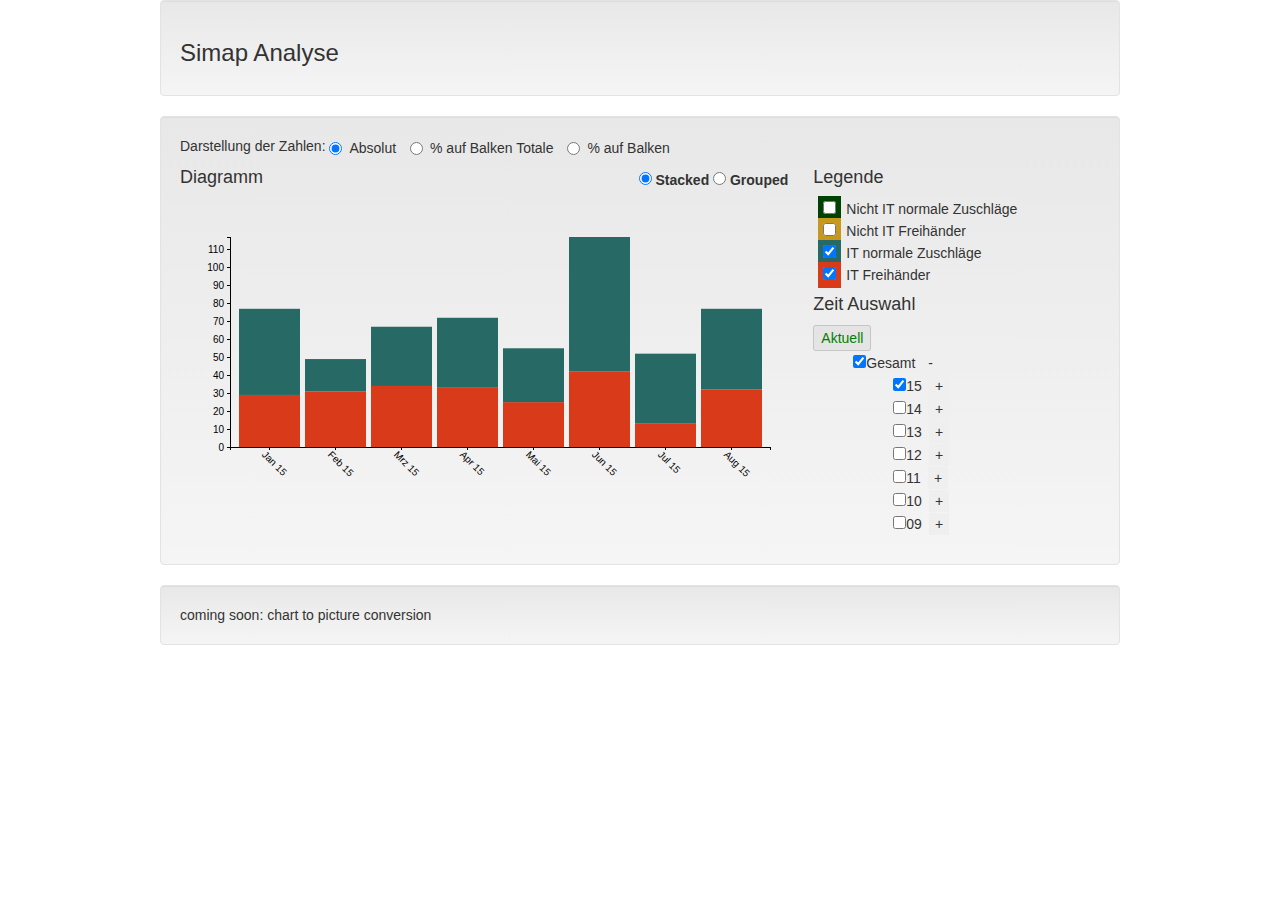
<file: version-1.1.bak/index.html>
<!DOCTYPE html>
<html>
  <head>
    <title>Sonderstudie</title>

    <!-- Viewport mobile tag for sensible mobile support -->
    <meta name="viewport" content="width=device-width, initial-scale=1, maximum-scale=1">

    
    <!--  
        Stylesheets and Preprocessors
        ==============================

        You can always bring in CSS files manually with `<link>` tags, or asynchronously
        using a solution like AMD (RequireJS).  Or, if you like, you can take advantage 
        of Sails' conventional asset pipeline (boilerplate Gruntfile).

        By default, stylesheets from your `assets/styles` folder are included
        here automatically (between STYLES and STYLES END). Both CSS (.css) and LESS (.less)
        are supported. In production, your styles will be minified and concatenated into
        a single file.
        
        To customize any part of the built-in behavior, just edit `tasks/pipeline.js`.
        For example, here are a few things you could do:
            
            + Change the order of your CSS files
            + Import stylesheets from other directories
            + Use a different or additional preprocessor, like SASS, SCSS or Stylus
    -->

    <!--STYLES-->
    <link rel="stylesheet" href="styles/bootstrap-theme.css">
    <link rel="stylesheet" href="styles/bootstrap.css">
    <link rel="stylesheet" href="styles/diagram-style.css">
    <link rel="stylesheet" href="styles/general.css">
    <!--STYLES END-->
  </head>

  <body>

  <script src="https://ajax.googleapis.com/ajax/libs/jquery/1.11.3/jquery.min.js"></script>
  <div class="well"><h3>Simap Analyse</h3></div>
  <div class="well">
    <div class="row">
      <div class="col-xs-12">
        <div id="headnavibox">
          Darstellung der Zahlen:
          <label class="radio-inline"><input value="absolute" type="radio" name="optradio" checked>Absolut</label>
          <label class="radio-inline"><input value="perTotal" type="radio" name="optradio">% auf Balken Totale</label>
          <label class="radio-inline"><input value="perBar" type="radio" name="optradio">% auf Balken</label>
        </div>
      </div>
    </div>
    <div class="row">
      <div class="col-xs-8">
        <div id="diagramm-container">
          <h4>Diagramm</h4>
          <form>
            <label><input id="stackbutton" type="radio" name="mode" value="stacked" checked> Stacked</label>
            <label><input type="radio" name="mode" value="grouped"> Grouped</label>
          </form>
          <div id="chartbox"></div>
        </div>
      </div>
      <div class="col-xs-4">
        <h4>Legende</h4>
        <div id="legend"></div>
        <h4>Zeit Auswahl</h4>
        <div id="selection"></div>
      </div>
    </div>
  </div>
  <div class="well">
    coming soon: chart to picture conversion
    <!--
    <input type="button" id="h2c" value="Chart to Picture">
    <div id="collection"></div>
    -->
    
  </div>
    <!--SCRIPTS-->
    <script src="js/html2canvas.js"></script>
    <script src="js/html2canvas.svg.js"></script>
    <script src="js/Layer.js"></script>
    <script src="js/LayerManager.js"></script>
    <script src="js/bootstrap.js"></script>
    <script src="js/d3.min.js"></script>
    <script src="js/SelectionTree.js"></script>
    <script src="js/datamanager.js"></script>
    <script src="js/script.js"></script>
    <!--SCRIPTS END-->
  </body>
</html>
</file>
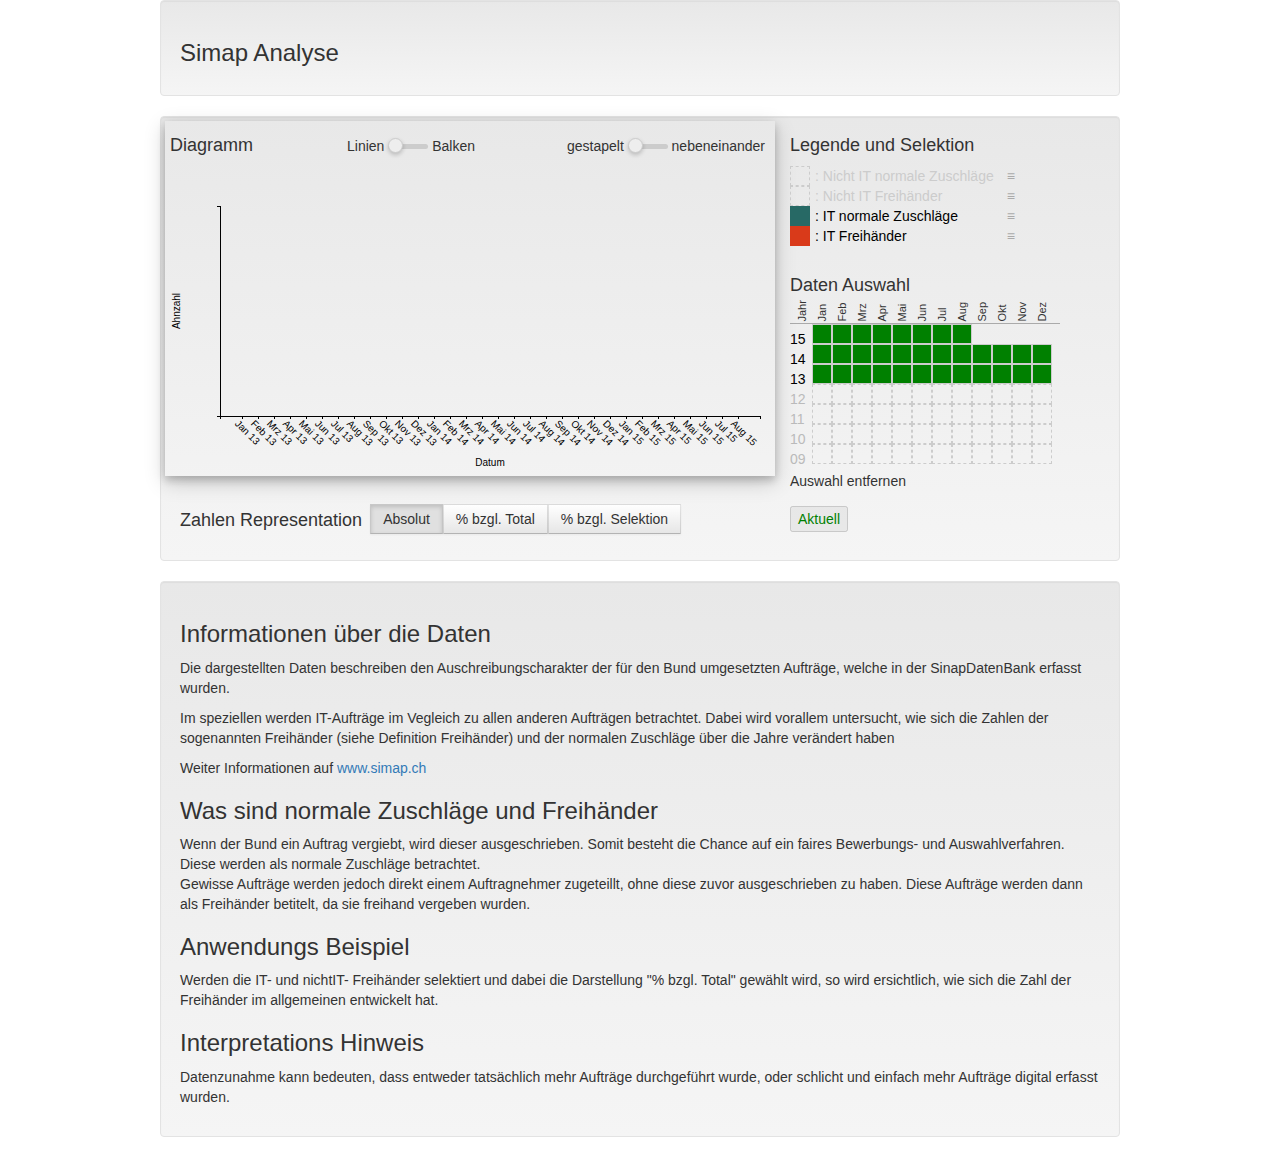
<file: version-1.1/index.html>
<!DOCTYPE html>
<html>
  <head>
    <title>Sonderstudie</title>

    <!-- Viewport mobile tag for sensible mobile support -->
    <meta name="viewport" content="width=device-width, initial-scale=1, maximum-scale=1">


    <!--STYLES-->
    <link rel="stylesheet" href="styles/bootstrap-theme.css">
    <link rel="stylesheet" href="styles/bootstrap.css">
    <link rel="stylesheet" href="styles/design.css">
    <!--STYLES END-->
  </head>

  <body>

  <script src="https://ajax.googleapis.com/ajax/libs/jquery/1.11.3/jquery.min.js"></script>
  <div class="well">
    <h3>Simap Analyse</h3>
  </div>
  <div class="well">
    <div id="infobox"></div>
    <table>
      <tr>
        <td class="left-col">
          <div id="diagram-wrapper">
              <h4>Diagramm</h4>
              <div id="switcher-style" class="switch-wrapper">
                Linien
                <label class="switch">
                    <input type="checkbox" name="switchStyle" id="switchStyle">
                    <div class="slider round"></div>
                </label>
                Balken
              </div>
              <div id="switch-stack-group" class="switch-wrapper">
                gestapelt
                <label class="switch">
                    <input type="checkbox" name="switchStackedGrouped" id="switchStackedGrouped">
                    <div class="slider round"></div>
                </label>
                nebeneinander
              </div>
              <div id="chartbox">
                <div id="loadingbox"><h4>Daten werden geladen...</h4></div>
              </div>
          </div>
          <div id="representationBox">
            <h4>Zahlen Representation</h4>
            <input id="r1" value="absolute" type="radio" name="optradio" checked><label for="r1" class="bt">Absolut</label>
            <input id="r2" value="perTotal" type="radio" name="optradio"><label for="r2">% bzgl. Total</label>
            <input id="r3" value="perBar" type="radio" name="optradio"><label for="r3">% bzgl. Selektion</label>
          </div>
        </td>
        <td class="right-col">
          <div>
            <div id="legend">
              <h4>Legende und Selektion</h4>
            </div>
            <div id="selection">
              <h4>Daten Auswahl</h4>
            </div>
          </div>
        </td>
      </tr>
    </table>
  </div>
  <div class="well">
    <h3>Informationen &uuml;ber die Daten</h3>
    
    <p>Die dargestellten Daten beschreiben den Auschreibungscharakter der f&uuml;r den Bund umgesetzten Auftr&auml;ge, 
    welche in der SinapDatenBank erfasst wurden.</p>
    
    <p>Im speziellen werden IT-Auftr&auml;ge im Vegleich zu allen anderen Auftr&auml;gen betrachtet. 
    Dabei wird vorallem untersucht, wie sich die Zahlen der sogenannten Freih&auml;nder (siehe Definition Freih&auml;nder) 
    und der normalen Zuschl&auml;ge &uuml;ber die Jahre ver&auml;ndert haben</p>
    
    <p>Weiter Informationen auf <a href="https://www.simap.ch" target="_blank">www.simap.ch</a></p>
    
    
    <h3>Was sind normale Zuschl&auml;ge und Freih&auml;nder</h3>
    <p>Wenn der Bund ein Auftrag vergiebt, wird dieser ausgeschrieben. Somit besteht die Chance auf ein faires Bewerbungs- und Auswahlverfahren.
    Diese werden als normale Zuschl&auml;ge betrachtet. <br>
    Gewisse Auftr&auml;ge werden jedoch direkt einem Auftragnehmer zugeteillt, ohne diese zuvor ausgeschrieben zu haben.
    Diese Auftr&auml;ge werden dann als Freih&auml;nder betitelt, da sie freihand vergeben wurden.</p>
    
    <h3>Anwendungs Beispiel</h3>
    <p>Werden die IT- und nichtIT- Freih&auml;nder selektiert und dabei die Darstellung "% bzgl. Total" gew&auml;hlt wird,
    so wird ersichtlich, wie sich die Zahl der Freih&auml;nder im allgemeinen entwickelt hat.</p>
    
    <h3>Interpretations Hinweis</h3>
    <p>Datenzunahme kann bedeuten, dass entweder tats&auml;chlich mehr Auftr&auml;ge durchgef&uuml;hrt wurde,
    oder schlicht und einfach mehr Auftr&auml;ge digital erfasst wurden.</p>

    
  </div>
    <!--SCRIPTS-->
    <script src="js/Layer.js"></script>
    <script src="js/LayerManager.js"></script>
    <script src="js/bootstrap.js"></script>
    <script src="js/d3.min.js"></script>
    <!--<script src="//d3js.org/d3.v3.min.js"></script>-->
    <script src="js/SelectionTree.js"></script>
    <script src="js/datamanager.js"></script>
    <script src="js/script.js"></script>
    <!--SCRIPTS END-->
  </body>
</html>
</file>
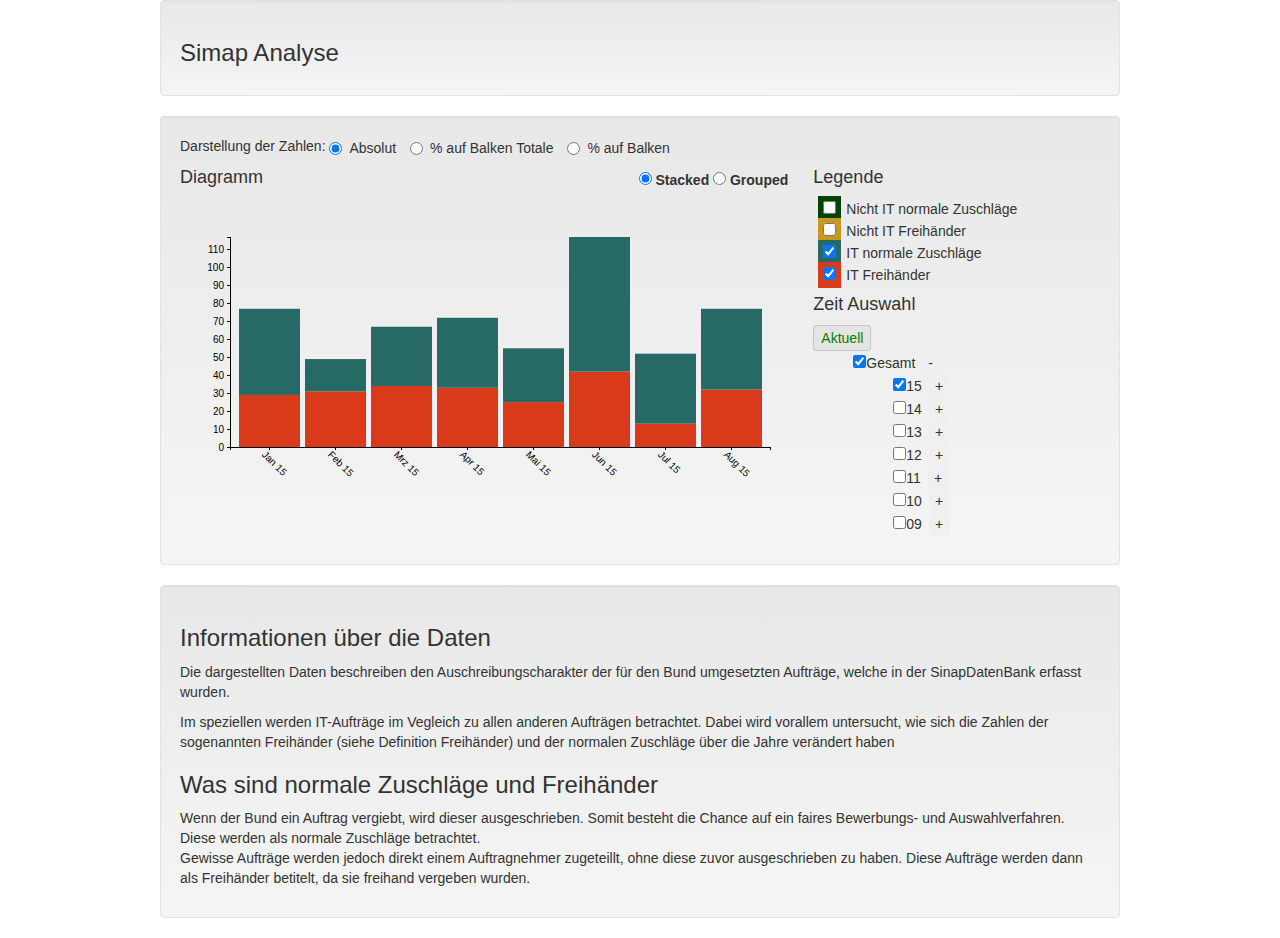
<file: version-1.2.bak/index.html>
<!DOCTYPE html>
<html>
  <head>
    <title>Sonderstudie</title>

    <!-- Viewport mobile tag for sensible mobile support -->
    <meta name="viewport" content="width=device-width, initial-scale=1, maximum-scale=1">


    <!--STYLES-->
    <link rel="stylesheet" href="styles/bootstrap-theme.css">
    <link rel="stylesheet" href="styles/bootstrap.css">
    <link rel="stylesheet" href="styles/diagram-style.css">
    <link rel="stylesheet" href="styles/general.css">
    <!--STYLES END-->
  </head>

  <body>

  <script src="https://ajax.googleapis.com/ajax/libs/jquery/1.11.3/jquery.min.js"></script>
  <div class="well"><h3>Simap Analyse</h3></div>
  <div class="well">
    <div class="row">
      <div class="col-xs-12">
        <div id="headnavibox">
          Darstellung der Zahlen:
          <label class="radio-inline"><input value="absolute" type="radio" name="optradio" checked>Absolut</label>
          <label class="radio-inline"><input value="perTotal" type="radio" name="optradio">% auf Balken Totale</label>
          <label class="radio-inline"><input value="perBar" type="radio" name="optradio">% auf Balken</label>
        </div>
      </div>
    </div>
    <div class="row">
      <div class="col-xs-8">
        <div id="diagramm-container">
          <h4>Diagramm</h4>
          <form>
            <label><input id="stackbutton" type="radio" name="mode" value="stacked" checked> Stacked</label>
            <label><input type="radio" name="mode" value="grouped"> Grouped</label>
          </form> 
          <div id="chartbox"></div>
          <div id="infobox"></div>
        </div>
      </div>
      <div class="col-xs-4">
        <h4>Legende</h4>
        <div id="legend"></div>
        <h4>Zeit Auswahl</h4>
        <div id="selection"></div>
      </div>
    </div>
  </div>
  <div class="well">
    <h3>Informationen &uuml;ber die Daten</h3>
    
    <p>Die dargestellten Daten beschreiben den Auschreibungscharakter der f&uuml;r den Bund umgesetzten Auftr&auml;ge, 
    welche in der SinapDatenBank erfasst wurden.</p>
    
    <p>Im speziellen werden IT-Auftr&auml;ge im Vegleich zu allen anderen Auftr&auml;gen betrachtet. 
    Dabei wird vorallem untersucht, wie sich die Zahlen der sogenannten Freih&auml;nder (siehe Definition Freih&auml;nder) 
    und der normalen Zuschl&auml;ge &uuml;ber die Jahre ver&auml;ndert haben</p>
    
    
    <h3>Was sind normale Zuschl&auml;ge und Freih&auml;nder</h3>
    <p>Wenn der Bund ein Auftrag vergiebt, wird dieser ausgeschrieben. Somit besteht die Chance auf ein faires Bewerbungs- und Auswahlverfahren.
    Diese werden als normale Zuschl&auml;ge betrachtet. <br>
    Gewisse Auftr&auml;ge werden jedoch direkt einem Auftragnehmer zugeteillt, ohne diese zuvor ausgeschrieben zu haben.
    Diese Auftr&auml;ge werden dann als Freih&auml;nder betitelt, da sie freihand vergeben wurden.</p>

    
    
  </div>
  <!--
  <div class="well">
    coming soon: chart to picture conversion
    <input type="button" id="h2c" value="Chart to Picture">
    <div id="collection"></div>
    
  </div>
  -->
    <!--SCRIPTS-->
    <script src="js/html2canvas.js"></script>
    <script src="js/html2canvas.svg.js"></script>
    <script src="js/Layer.js"></script>
    <script src="js/LayerManager.js"></script>
    <script src="js/bootstrap.js"></script>
    <script src="js/d3.min.js"></script>
    <script src="js/SelectionTree.js"></script>
    <script src="js/datamanager.js"></script>
    <script src="js/script.js"></script>
    <!--SCRIPTS END-->
  </body>
</html>
</file>
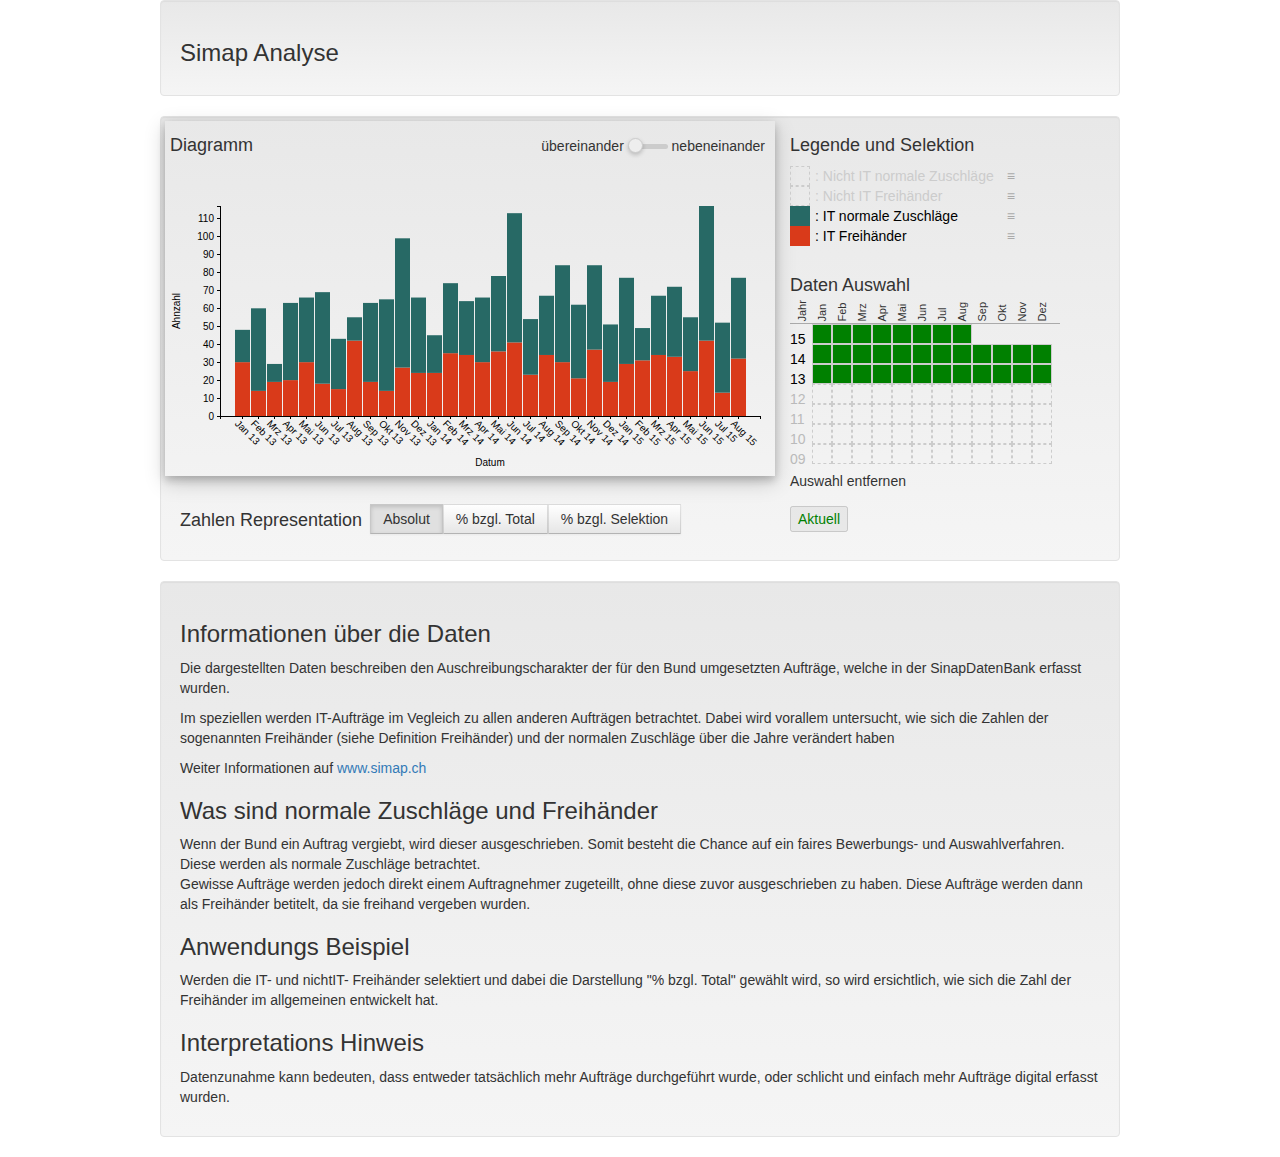
<file: version-1.2/index.html>
<!DOCTYPE html>
<html>
  <head>
    <title>Sonderstudie</title>

    <!-- Viewport mobile tag for sensible mobile support -->
    <meta name="viewport" content="width=device-width, initial-scale=1, maximum-scale=1">


    <!--STYLES-->
    <link rel="stylesheet" href="styles/bootstrap-theme.css">
    <link rel="stylesheet" href="styles/bootstrap.css">
    <link rel="stylesheet" href="styles/design.css">
    <!--STYLES END-->
  </head>

  <body>

  <script src="https://ajax.googleapis.com/ajax/libs/jquery/1.11.3/jquery.min.js"></script>
  <div class="well">
    <h3>Simap Analyse</h3>
  </div>
  <div class="well">
    <div id="infobox"></div>
    <table>
      <tr>
        <td class="left-col">
          <div id="diagram-wrapper">
              <h4>Diagramm</h4>
              <div class="switch-wrapper">
                &uuml;bereinander
                <label class="switch">
                    <input type="checkbox" name="switchStackedGrouped" id="switchStackedGrouped">
                    <div class="slider round"></div>
                </label>
                nebeneinander
              </div>
              <div id="chartbox">
                <div id="loadingbox"><h4>Daten werden geladen...</h4></div>
              </div>
          </div>
          <div id="representationBox">
            <h4>Zahlen Representation</h4>
            <input id="r1" value="absolute" type="radio" name="optradio" checked><label for="r1" class="bt">Absolut</label>
            <input id="r2" value="perTotal" type="radio" name="optradio"><label for="r2">% bzgl. Total</label>
            <input id="r3" value="perBar" type="radio" name="optradio"><label for="r3">% bzgl. Selektion</label>
          </div>
        </td>
        <td class="right-col">
          <div>
            <div id="legend">
              <h4>Legende und Selektion</h4>
            </div>
            <div id="selection">
              <h4>Daten Auswahl</h4>
            </div>
          </div>
        </td>
      </tr>
    </table>
  </div>
  <div class="well">
    <h3>Informationen &uuml;ber die Daten</h3>
    
    <p>Die dargestellten Daten beschreiben den Auschreibungscharakter der f&uuml;r den Bund umgesetzten Auftr&auml;ge, 
    welche in der SinapDatenBank erfasst wurden.</p>
    
    <p>Im speziellen werden IT-Auftr&auml;ge im Vegleich zu allen anderen Auftr&auml;gen betrachtet. 
    Dabei wird vorallem untersucht, wie sich die Zahlen der sogenannten Freih&auml;nder (siehe Definition Freih&auml;nder) 
    und der normalen Zuschl&auml;ge &uuml;ber die Jahre ver&auml;ndert haben</p>
    
    <p>Weiter Informationen auf <a href="https://www.simap.ch" target="_blank">www.simap.ch</a></p>
    
    
    <h3>Was sind normale Zuschl&auml;ge und Freih&auml;nder</h3>
    <p>Wenn der Bund ein Auftrag vergiebt, wird dieser ausgeschrieben. Somit besteht die Chance auf ein faires Bewerbungs- und Auswahlverfahren.
    Diese werden als normale Zuschl&auml;ge betrachtet. <br>
    Gewisse Auftr&auml;ge werden jedoch direkt einem Auftragnehmer zugeteillt, ohne diese zuvor ausgeschrieben zu haben.
    Diese Auftr&auml;ge werden dann als Freih&auml;nder betitelt, da sie freihand vergeben wurden.</p>
    
    <h3>Anwendungs Beispiel</h3>
    <p>Werden die IT- und nichtIT- Freih&auml;nder selektiert und dabei die Darstellung "% bzgl. Total" gew&auml;hlt wird,
    so wird ersichtlich, wie sich die Zahl der Freih&auml;nder im allgemeinen entwickelt hat.</p>
    
    <h3>Interpretations Hinweis</h3>
    <p>Datenzunahme kann bedeuten, dass entweder tats&auml;chlich mehr Auftr&auml;ge durchgef&uuml;hrt wurde,
    oder schlicht und einfach mehr Auftr&auml;ge digital erfasst wurden.</p>

    
  </div>
    <!--SCRIPTS-->
    <script src="js/Layer.js"></script>
    <script src="js/LayerManager.js"></script>
    <script src="js/bootstrap.js"></script>
    <script src="js/d3.min.js"></script>
    <script src="js/SelectionTree.js"></script>
    <script src="js/datamanager.js"></script>
    <script src="js/script.js"></script>
    <!--SCRIPTS END-->
  </body>
</html>
</file>
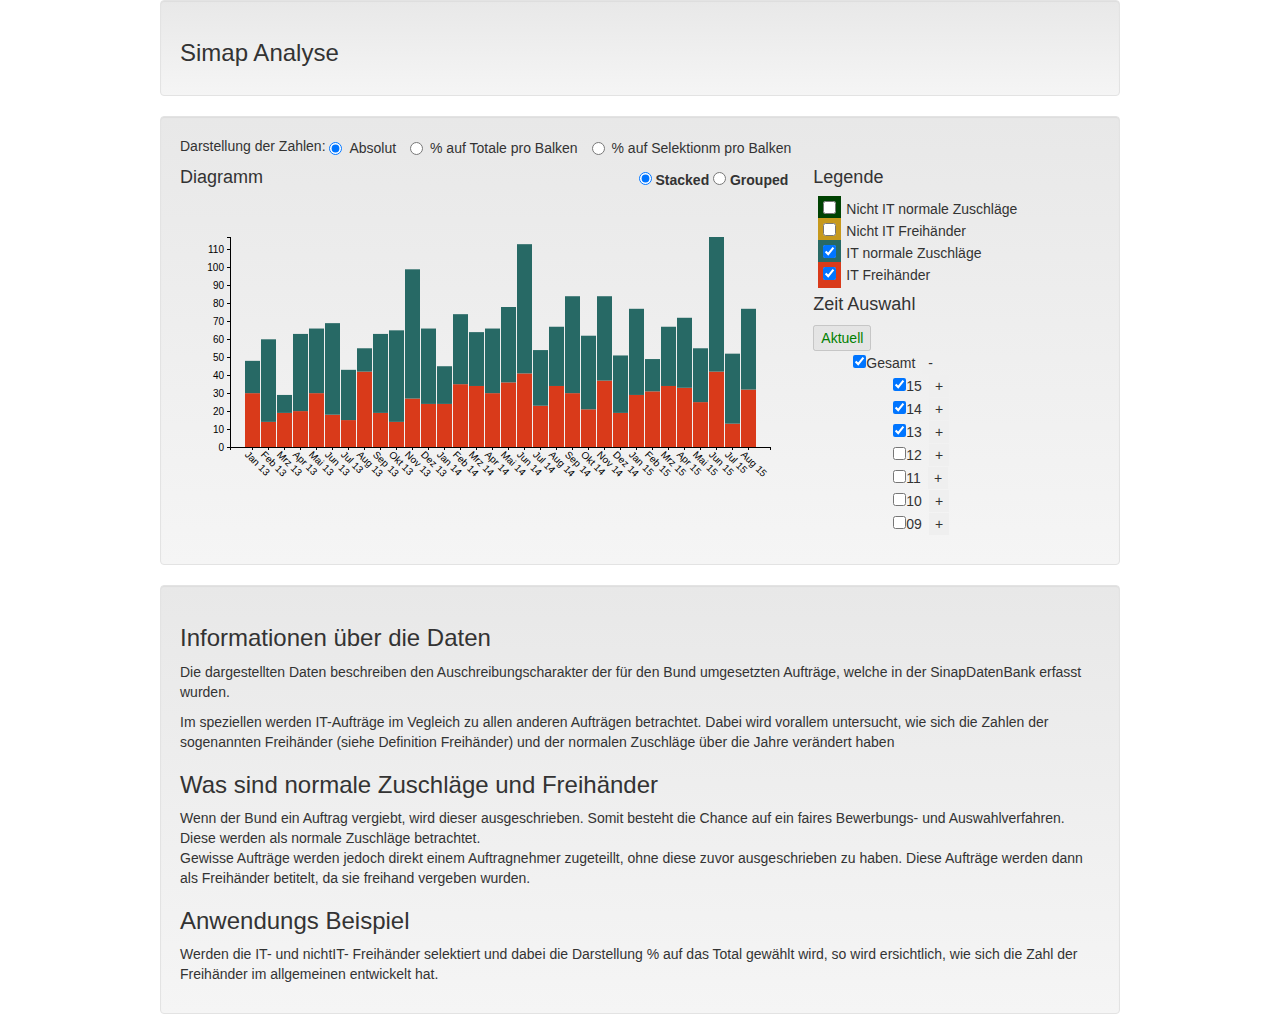
<file: version-1.3.bak/index.html>
<!DOCTYPE html>
<html>
  <head>
    <title>Sonderstudie</title>

    <!-- Viewport mobile tag for sensible mobile support -->
    <meta name="viewport" content="width=device-width, initial-scale=1, maximum-scale=1">


    <!--STYLES-->
    <link rel="stylesheet" href="styles/bootstrap-theme.css">
    <link rel="stylesheet" href="styles/bootstrap.css">
    <link rel="stylesheet" href="styles/diagram-style.css">
    <link rel="stylesheet" href="styles/general.css">
    <link rel="stylesheet" href="styles/design.css">
    <!--STYLES END-->
  </head>

  <body>

  <script src="https://ajax.googleapis.com/ajax/libs/jquery/1.11.3/jquery.min.js"></script>
  <div class="well"><h3>Simap Analyse</h3></div>
  <div class="well">
    <div class="row">
      <div class="col-xs-12">
        <div id="headnavibox">
          Darstellung der Zahlen:
          <label class="radio-inline"><input value="absolute" type="radio" name="optradio" checked>Absolut</label>
          <label class="radio-inline"><input value="perTotal" type="radio" name="optradio">% auf Totale pro Balken</label>
          <label class="radio-inline"><input value="perBar" type="radio" name="optradio">% auf Selektionm pro Balken</label>
        </div>
      </div>
    </div>
    <div class="row">
      <div class="col-xs-8">
        <div id="diagramm-container">
          <h4>Diagramm</h4>
          <form>
            <label><input id="stackbutton" type="radio" name="mode" value="stacked" checked> Stacked</label>
            <label><input type="radio" name="mode" value="grouped"> Grouped</label>
          </form> 
          <div id="chartbox"></div>
          <div id="infobox"></div>
        </div>
      </div>
      <div class="col-xs-4">
        <h4>Legende</h4>
        <div id="legend"></div>
        <h4>Zeit Auswahl</h4>
        <div id="selection"></div>
      </div>
    </div>
  </div>
  <div class="well">
    <h3>Informationen &uuml;ber die Daten</h3>
    
    <p>Die dargestellten Daten beschreiben den Auschreibungscharakter der f&uuml;r den Bund umgesetzten Auftr&auml;ge, 
    welche in der SinapDatenBank erfasst wurden.</p>
    
    <p>Im speziellen werden IT-Auftr&auml;ge im Vegleich zu allen anderen Auftr&auml;gen betrachtet. 
    Dabei wird vorallem untersucht, wie sich die Zahlen der sogenannten Freih&auml;nder (siehe Definition Freih&auml;nder) 
    und der normalen Zuschl&auml;ge &uuml;ber die Jahre ver&auml;ndert haben</p>
    
    
    <h3>Was sind normale Zuschl&auml;ge und Freih&auml;nder</h3>
    <p>Wenn der Bund ein Auftrag vergiebt, wird dieser ausgeschrieben. Somit besteht die Chance auf ein faires Bewerbungs- und Auswahlverfahren.
    Diese werden als normale Zuschl&auml;ge betrachtet. <br>
    Gewisse Auftr&auml;ge werden jedoch direkt einem Auftragnehmer zugeteillt, ohne diese zuvor ausgeschrieben zu haben.
    Diese Auftr&auml;ge werden dann als Freih&auml;nder betitelt, da sie freihand vergeben wurden.</p>
    
    <h3>Anwendungs Beispiel</h3>
    <p>Werden die IT- und nichtIT- Freih&auml;nder selektiert und dabei die Darstellung % auf das Total gew&auml;hlt wird,
    so wird ersichtlich, wie sich die Zahl der Freih&auml;nder im allgemeinen entwickelt hat.</p>

    
    
  </div>
  <!--
  <div class="well">
    coming soon: chart to picture conversion
    <input type="button" id="h2c" value="Chart to Picture">
    <div id="collection"></div>
    
  </div>
  -->
    <!--SCRIPTS-->
    <script src="js/html2canvas.js"></script>
    <script src="js/html2canvas.svg.js"></script>
    <script src="js/Layer.js"></script>
    <script src="js/LayerManager.js"></script>
    <script src="js/bootstrap.js"></script>
    <script src="js/d3.min.js"></script>
    <script src="js/SelectionTree.js"></script>
    <script src="js/datamanager.js"></script>
    <script src="js/script.js"></script>
    <!--SCRIPTS END-->
  </body>
</html>
</file>
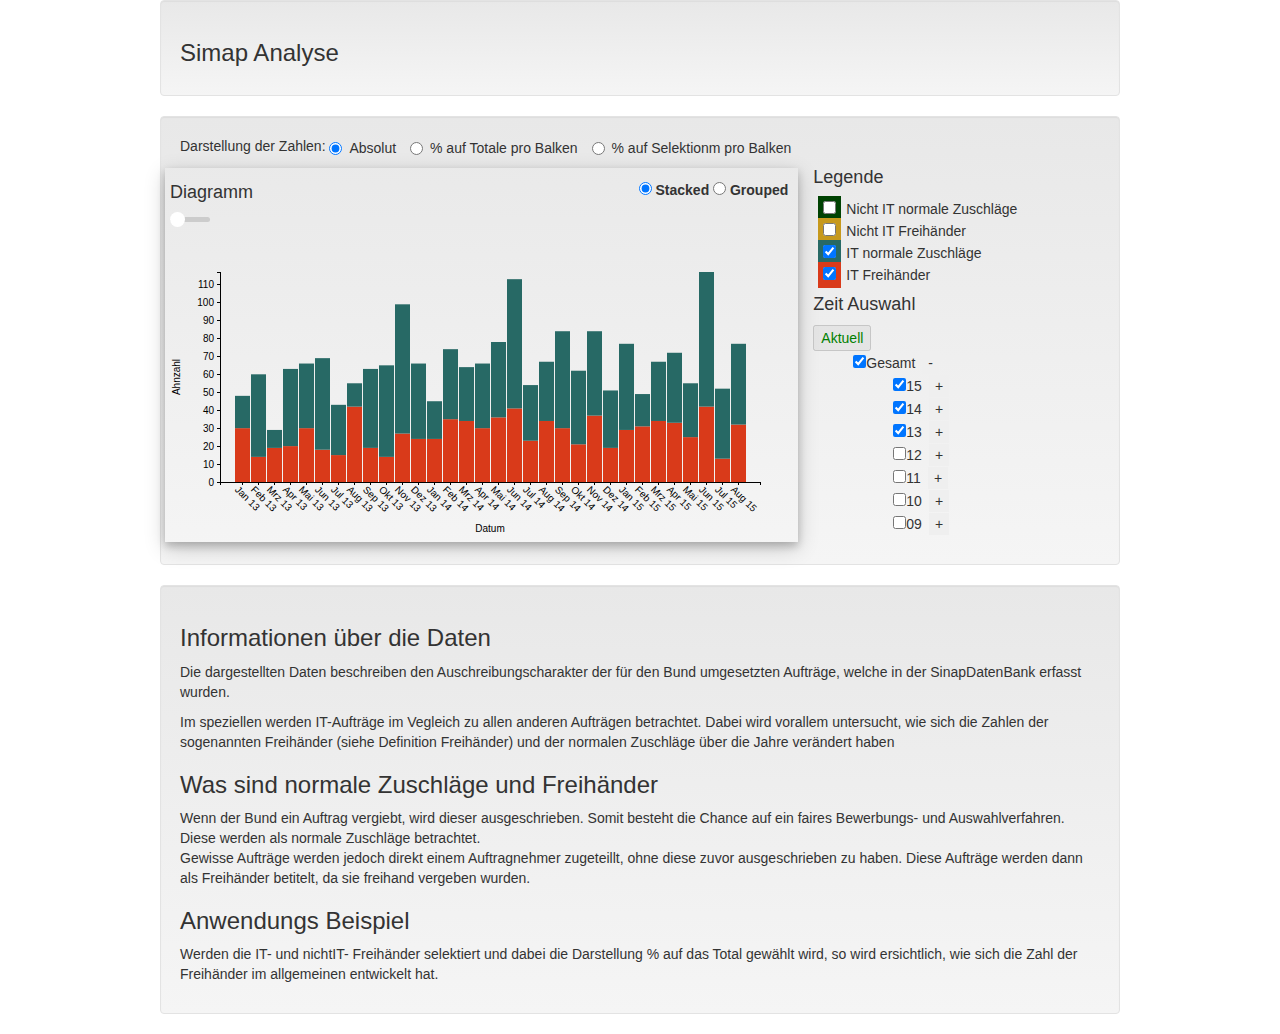
<file: version-1.4.bak/index.html>
<!DOCTYPE html>
<html>
  <head>
    <title>Sonderstudie</title>

    <!-- Viewport mobile tag for sensible mobile support -->
    <meta name="viewport" content="width=device-width, initial-scale=1, maximum-scale=1">


    <!--STYLES-->
    <link rel="stylesheet" href="styles/bootstrap-theme.css">
    <link rel="stylesheet" href="styles/bootstrap.css">
    <link rel="stylesheet" href="styles/diagram-style.css">
    <link rel="stylesheet" href="styles/general.css">
    <link rel="stylesheet" href="styles/design.css">
    <!--STYLES END-->
  </head>

  <body>

  <script src="https://ajax.googleapis.com/ajax/libs/jquery/1.11.3/jquery.min.js"></script>
  <div class="well">
    <h3>Simap Analyse</h3>
  </div>
  <div class="well">
    <div id="infobox"></div>
    <div id="headnavibox">
      Darstellung der Zahlen:
      <label class="radio-inline"><input value="absolute" type="radio" name="optradio" checked>Absolut</label>
      <label class="radio-inline"><input value="perTotal" type="radio" name="optradio">% auf Totale pro Balken</label>
      <label class="radio-inline"><input value="perBar" type="radio" name="optradio">% auf Selektionm pro Balken</label>
    </div>
    <div class="row">
      <div id="diagram-wrapper" class="col-xs-8">
          <h4>Diagramm</h4>
          <label class="switch">
              <input type="checkbox">
              <div class="slider round"></div>
          </label>
          <form>
            <label><input id="stackbutton" type="radio" name="mode" value="stacked" checked> Stacked</label>
            <label><input type="radio" name="mode" value="grouped"> Grouped</label>
          </form> 
          <div id="chartbox"></div>
      </div>
      <div class="col-xs-4">
        <h4>Legende</h4>
        <div id="legend"></div>
        <h4>Zeit Auswahl</h4>
        <div id="selection"></div>
      </div>
    </div>
  </div>
  <div class="well">
    <h3>Informationen &uuml;ber die Daten</h3>
    
    <p>Die dargestellten Daten beschreiben den Auschreibungscharakter der f&uuml;r den Bund umgesetzten Auftr&auml;ge, 
    welche in der SinapDatenBank erfasst wurden.</p>
    
    <p>Im speziellen werden IT-Auftr&auml;ge im Vegleich zu allen anderen Auftr&auml;gen betrachtet. 
    Dabei wird vorallem untersucht, wie sich die Zahlen der sogenannten Freih&auml;nder (siehe Definition Freih&auml;nder) 
    und der normalen Zuschl&auml;ge &uuml;ber die Jahre ver&auml;ndert haben</p>
    
    
    <h3>Was sind normale Zuschl&auml;ge und Freih&auml;nder</h3>
    <p>Wenn der Bund ein Auftrag vergiebt, wird dieser ausgeschrieben. Somit besteht die Chance auf ein faires Bewerbungs- und Auswahlverfahren.
    Diese werden als normale Zuschl&auml;ge betrachtet. <br>
    Gewisse Auftr&auml;ge werden jedoch direkt einem Auftragnehmer zugeteillt, ohne diese zuvor ausgeschrieben zu haben.
    Diese Auftr&auml;ge werden dann als Freih&auml;nder betitelt, da sie freihand vergeben wurden.</p>
    
    <h3>Anwendungs Beispiel</h3>
    <p>Werden die IT- und nichtIT- Freih&auml;nder selektiert und dabei die Darstellung % auf das Total gew&auml;hlt wird,
    so wird ersichtlich, wie sich die Zahl der Freih&auml;nder im allgemeinen entwickelt hat.</p>

    
    
  </div>
  <!--
  <div class="well">
    coming soon: chart to picture conversion
    <input type="button" id="h2c" value="Chart to Picture">
    <div id="collection"></div>
    
  </div>
  -->
    <!--SCRIPTS-->
    <script src="js/html2canvas.js"></script>
    <script src="js/html2canvas.svg.js"></script>
    <script src="js/Layer.js"></script>
    <script src="js/LayerManager.js"></script>
    <script src="js/bootstrap.js"></script>
    <script src="js/d3.min.js"></script>
    <script src="js/SelectionTree.js"></script>
    <script src="js/datamanager.js"></script>
    <script src="js/script.js"></script>
    <!--SCRIPTS END-->
  </body>
</html>
</file>
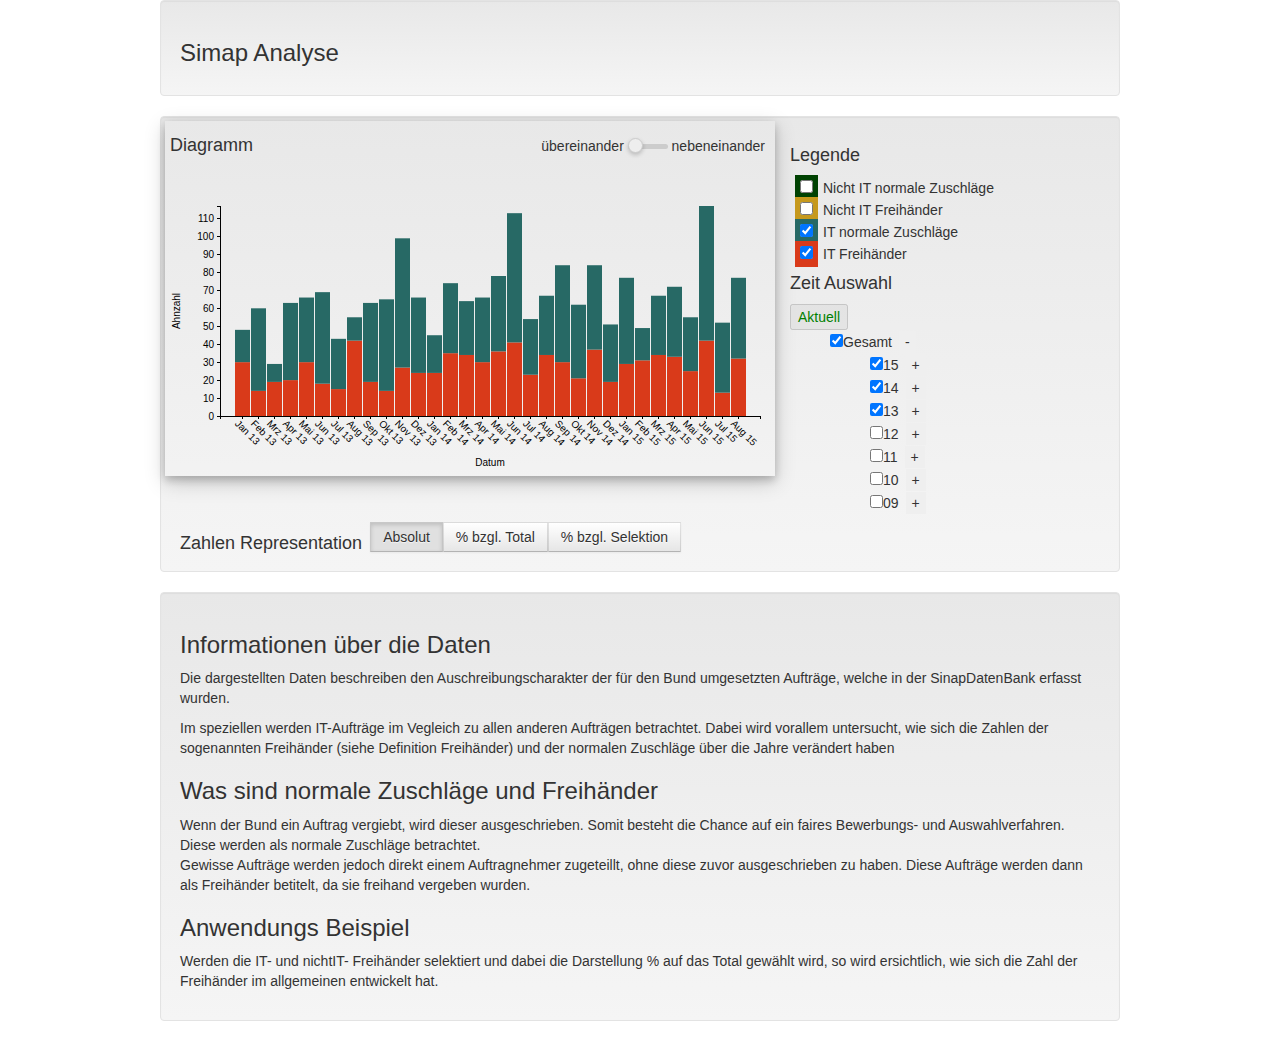
<file: version-1.5.bak/index.html>
<!DOCTYPE html>
<html>
  <head>
    <title>Sonderstudie</title>

    <!-- Viewport mobile tag for sensible mobile support -->
    <meta name="viewport" content="width=device-width, initial-scale=1, maximum-scale=1">


    <!--STYLES-->
    <link rel="stylesheet" href="styles/bootstrap-theme.css">
    <link rel="stylesheet" href="styles/bootstrap.css">
    <link rel="stylesheet" href="styles/general.css">
    <link rel="stylesheet" href="styles/design.css">
    <!--STYLES END-->
  </head>

  <body>

  <script src="https://ajax.googleapis.com/ajax/libs/jquery/1.11.3/jquery.min.js"></script>
  <div class="well">
    <h3>Simap Analyse</h3>
  </div>
  <div class="well">
    <div id="infobox"></div>
    <div class="row">
      <div id="diagram-wrapper" class="col-xs-8">
          <h4>Diagramm</h4>
          <div class="switch-wrapper">
            &uuml;bereinander
            <label class="switch">
                <input type="checkbox" name="switchStackedGrouped" id="switchStackedGrouped">
                <div class="slider round"></div>
            </label>
            nebeneinander
          </div>

          <div id="chartbox"></div>
      </div>
      <div class="col-xs-4">
        <h4>Legende</h4>
        <div id="legend"></div>
        <h4>Zeit Auswahl</h4>
        <div id="selection"></div>
      </div>
    </div>
    <div id="representationBox">
      <h4>Zahlen Representation</h4>
      <input id="r1" value="absolute" type="radio" name="optradio" checked><label for="r1" class="bt">Absolut</label>
      <input id="r2" value="perTotal" type="radio" name="optradio"><label for="r2">% bzgl. Total</label>
      <input id="r3" value="perBar" type="radio" name="optradio"><label for="r3">% bzgl. Selektion</label>
    </div>
  </div>
  <div class="well">
    <h3>Informationen &uuml;ber die Daten</h3>
    
    <p>Die dargestellten Daten beschreiben den Auschreibungscharakter der f&uuml;r den Bund umgesetzten Auftr&auml;ge, 
    welche in der SinapDatenBank erfasst wurden.</p>
    
    <p>Im speziellen werden IT-Auftr&auml;ge im Vegleich zu allen anderen Auftr&auml;gen betrachtet. 
    Dabei wird vorallem untersucht, wie sich die Zahlen der sogenannten Freih&auml;nder (siehe Definition Freih&auml;nder) 
    und der normalen Zuschl&auml;ge &uuml;ber die Jahre ver&auml;ndert haben</p>
    
    
    <h3>Was sind normale Zuschl&auml;ge und Freih&auml;nder</h3>
    <p>Wenn der Bund ein Auftrag vergiebt, wird dieser ausgeschrieben. Somit besteht die Chance auf ein faires Bewerbungs- und Auswahlverfahren.
    Diese werden als normale Zuschl&auml;ge betrachtet. <br>
    Gewisse Auftr&auml;ge werden jedoch direkt einem Auftragnehmer zugeteillt, ohne diese zuvor ausgeschrieben zu haben.
    Diese Auftr&auml;ge werden dann als Freih&auml;nder betitelt, da sie freihand vergeben wurden.</p>
    
    <h3>Anwendungs Beispiel</h3>
    <p>Werden die IT- und nichtIT- Freih&auml;nder selektiert und dabei die Darstellung % auf das Total gew&auml;hlt wird,
    so wird ersichtlich, wie sich die Zahl der Freih&auml;nder im allgemeinen entwickelt hat.</p>

    
    
  </div>
  <!--
  <div class="well">
    coming soon: chart to picture conversion
    <input type="button" id="h2c" value="Chart to Picture">
    <div id="collection"></div>
    
  </div>
  -->
    <!--SCRIPTS-->
    <script src="js/html2canvas.js"></script>
    <script src="js/html2canvas.svg.js"></script>
    <script src="js/Layer.js"></script>
    <script src="js/LayerManager.js"></script>
    <script src="js/bootstrap.js"></script>
    <script src="js/d3.min.js"></script>
    <script src="js/SelectionTree.js"></script>
    <script src="js/datamanager.js"></script>
    <script src="js/script.js"></script>
    <!--SCRIPTS END-->
  </body>
</html>
</file>
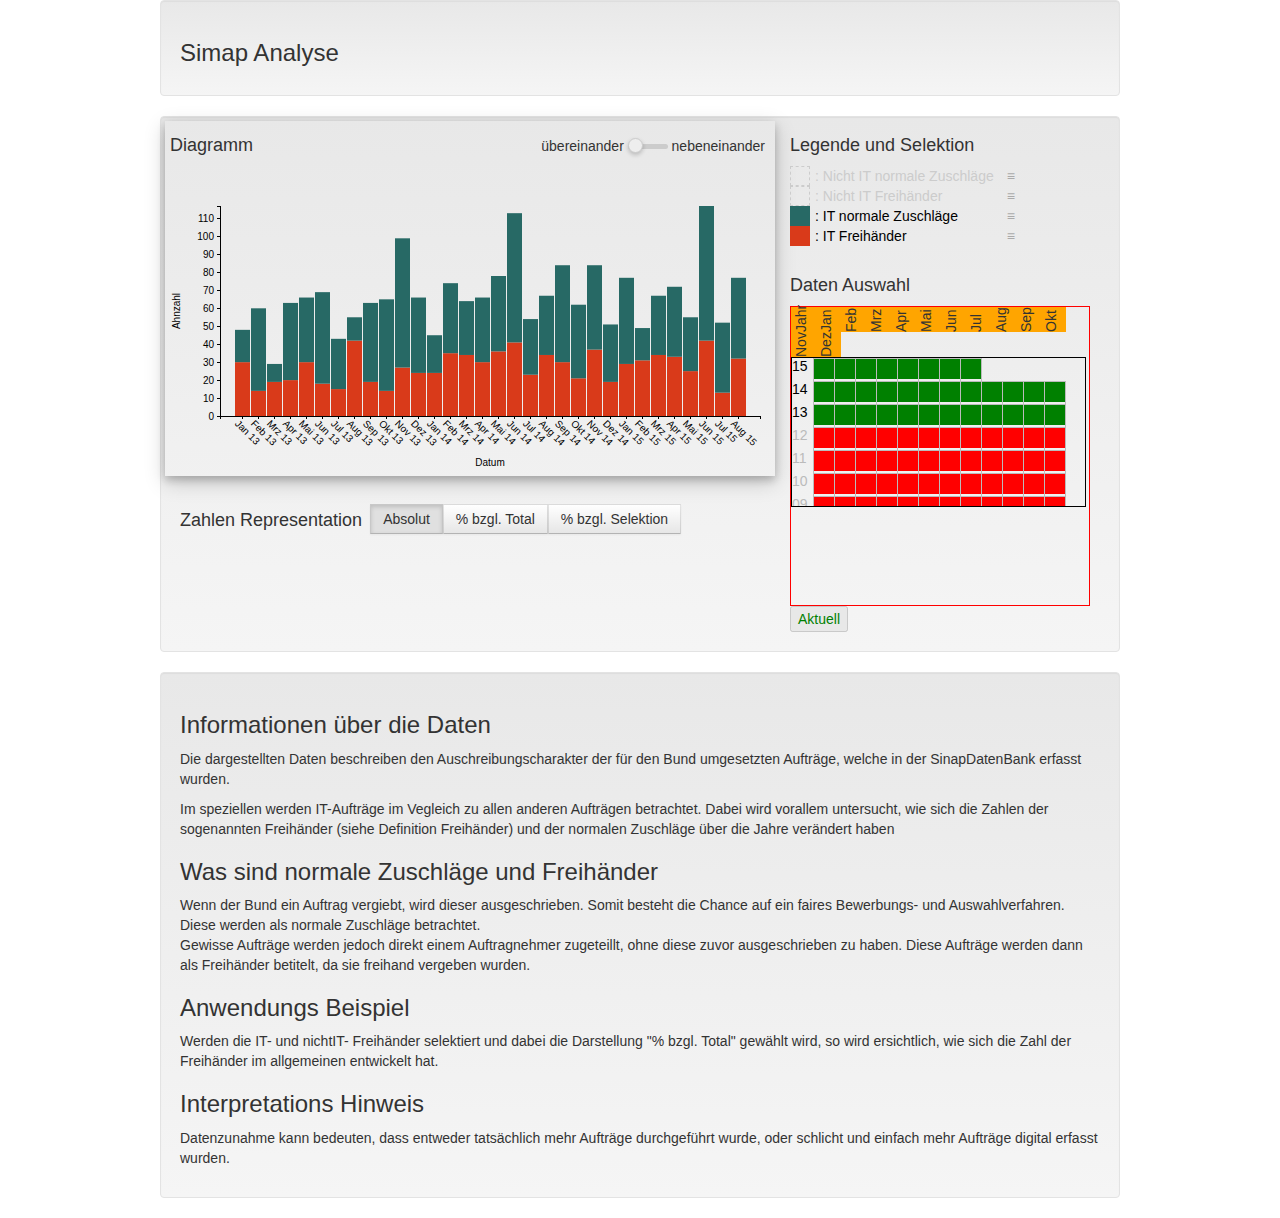
<file: version-1.6.1.bak/index.html>
<!DOCTYPE html>
<html>
  <head>
    <title>Sonderstudie</title>

    <!-- Viewport mobile tag for sensible mobile support -->
    <meta name="viewport" content="width=device-width, initial-scale=1, maximum-scale=1">


    <!--STYLES-->
    <link rel="stylesheet" href="styles/bootstrap-theme.css">
    <link rel="stylesheet" href="styles/bootstrap.css">
    <link rel="stylesheet" href="styles/design.css">
    <!--STYLES END-->
  </head>

  <body>

  <script src="https://ajax.googleapis.com/ajax/libs/jquery/1.11.3/jquery.min.js"></script>
  <div class="well">
    <h3>Simap Analyse</h3>
  </div>
  <div class="well">
    <div id="infobox"></div>
    <table>
      <tr>
        <td class="left-col">
          <div id="diagram-wrapper">
              <h4>Diagramm</h4>
              <div class="switch-wrapper">
                &uuml;bereinander
                <label class="switch">
                    <input type="checkbox" name="switchStackedGrouped" id="switchStackedGrouped">
                    <div class="slider round"></div>
                </label>
                nebeneinander
              </div>
              <div id="chartbox">
                <div id="loadingbox"><h4>Daten werden geladen...</h4></div>
              </div>
          </div>
          <div id="representationBox">
            <h4>Zahlen Representation</h4>
            <input id="r1" value="absolute" type="radio" name="optradio" checked><label for="r1" class="bt">Absolut</label>
            <input id="r2" value="perTotal" type="radio" name="optradio"><label for="r2">% bzgl. Total</label>
            <input id="r3" value="perBar" type="radio" name="optradio"><label for="r3">% bzgl. Selektion</label>
          </div>
        </td>
        <td class="right-col">
          <div>
            <div id="legend">
              <h4>Legende und Selektion</h4>
            </div>
            <div id="selection">
              <h4>Daten Auswahl</h4>
            </div>
          </div>
        </td>
      </tr>
    </table>
  </div>
  <div class="well">
    <h3>Informationen &uuml;ber die Daten</h3>
    
    <p>Die dargestellten Daten beschreiben den Auschreibungscharakter der f&uuml;r den Bund umgesetzten Auftr&auml;ge, 
    welche in der SinapDatenBank erfasst wurden.</p>
    
    <p>Im speziellen werden IT-Auftr&auml;ge im Vegleich zu allen anderen Auftr&auml;gen betrachtet. 
    Dabei wird vorallem untersucht, wie sich die Zahlen der sogenannten Freih&auml;nder (siehe Definition Freih&auml;nder) 
    und der normalen Zuschl&auml;ge &uuml;ber die Jahre ver&auml;ndert haben</p>
    
    
    <h3>Was sind normale Zuschl&auml;ge und Freih&auml;nder</h3>
    <p>Wenn der Bund ein Auftrag vergiebt, wird dieser ausgeschrieben. Somit besteht die Chance auf ein faires Bewerbungs- und Auswahlverfahren.
    Diese werden als normale Zuschl&auml;ge betrachtet. <br>
    Gewisse Auftr&auml;ge werden jedoch direkt einem Auftragnehmer zugeteillt, ohne diese zuvor ausgeschrieben zu haben.
    Diese Auftr&auml;ge werden dann als Freih&auml;nder betitelt, da sie freihand vergeben wurden.</p>
    
    <h3>Anwendungs Beispiel</h3>
    <p>Werden die IT- und nichtIT- Freih&auml;nder selektiert und dabei die Darstellung "% bzgl. Total" gew&auml;hlt wird,
    so wird ersichtlich, wie sich die Zahl der Freih&auml;nder im allgemeinen entwickelt hat.</p>
    
    <h3>Interpretations Hinweis</h3>
    <p>Datenzunahme kann bedeuten, dass entweder tats&auml;chlich mehr Auftr&auml;ge durchgef&uuml;hrt wurde,
    oder schlicht und einfach mehr Auftr&auml;ge digital erfasst wurden.</p>

    
  </div>
    <!--SCRIPTS-->
    <script src="js/Layer.js"></script>
    <script src="js/LayerManager.js"></script>
    <script src="js/bootstrap.js"></script>
    <script src="js/d3.min.js"></script>
    <script src="js/SelectionTree.js"></script>
    <script src="js/datamanager.js"></script>
    <script src="js/script.js"></script>
    <!--SCRIPTS END-->
  </body>
</html>
</file>
<file: version-1.1.bak/styles/diagram-style.css>
body {
  font-family: "Helvetica Neue", Helvetica, Arial, sans-serif;
  margin: auto;
  position: relative;
  width: 960px;
}

text {
  font: 10px sans-serif;
}

.axis path,
.axis line {
  fill: none;
  stroke: #000;
  shape-rendering: crispEdges;
}

form {
  position: absolute;
  right: 10px;
  top: 10px;
}
</file>
<file: version-1.1.bak/styles/general.css>
body {
  font-family: "Helvetica Neue", Helvetica, Arial, sans-serif;
  margin: auto;
  position: relative;
  width: 960px;
}


.openclose {
  margin-left: 7px;
  border: none;
}
</file>
<file: version-1.1/styles/design.css>
body {
  font-family: "Helvetica Neue", Helvetica, Arial, sans-serif;
  margin: auto;
  position: relative;
  width: 960px;
}

body * {
  cursor: default;
}

/*is this really used*/
.openclose {
  margin-left: 7px;
  border: none;
}


td {
  vertical-align: top;
}

.left-col {
  width: 66.6666666%;
  padding-right: 15px;
}
.right-col {
  width: 33.3333333%;
}

/*------------------------------------------------------------------------------
Diagramm Stuff
------------------------------------------------------------------------------*/

#diagram-wrapper {
    position: relative;
    margin-top: -15px;
    margin-bottom: 30px;
    margin-left: -15px;
    float:left;
    height: 355px;
    width: 610px;
    padding:5px;
    box-shadow: 0 4px 8px 0 rgba(0, 0, 0, 0.2), 0 6px 20px 0 rgba(0, 0, 0, 0.19);  
}

rect {
  cursor: help;
}

path {
  cursor: help;
}

text {
  font: 10px sans-serif;
}

.axis path,
.axis line {
  fill: none;
  stroke: #000;
  shape-rendering: crispEdges;
}


/*------------------------------------------------------------------------------
Loadingbox
------------------------------------------------------------------------------*/
#loadingbox {
  width:100%;
  text-align: center;
  padding-top: 110px;
}

/*------------------------------------------------------------------------------
Hovering infobox
------------------------------------------------------------------------------*/


#infobox {
    width:355px;
    margin:5px;
    position: absolute;
    background: #FFFFE0; /*see http://www.rapidtables.com/web/color/Yellow_Color.htm*/
    padding: 10px;
    right:0;
    box-shadow: 0 4px 8px 0 rgba(0, 0, 0, 0.2), 0 6px 20px 0 rgba(0, 0, 0, 0.19);
    z-index: 100;
    display: none;
}

#infobox td {
    padding:3px;
    border-top:1px solid #BDB76B;
    border-left:1px solid #BDB76B;
    color:#bbb;
}

#infobox .zerotop {
    border-top:0;
    width:20%;
}
#infobox .zeroleft {
    border-left:0;
    width:40%;
}






/*------------------------------------------------------------------------------
Switcher see http://www.w3schools.com/howto/howto_css_switch.asp    
and http://www.w3schools.com/howto/tryit.asp?filename=tryhow_css_switch
------------------------------------------------------------------------------*/

.switch-wrapper {
  position: absolute;
  top: 15px;
}

#switcher-style {
  right: 300px;
}

#switch-stack-group {
  right: 10px;
}

.switch {
  position: relative;
  display: inline-block;
  width: 40px;
  height: 5px;
  top:3px;
}

.switch input {display:none;}

.slider {
  position: absolute;
  cursor: pointer;
  top: 0;
  left: 0;
  right: 0;
  bottom: 0;
  background-color: #ccc;
  -webkit-transition: .4s;
  transition: .4s;
}

.slider:before {
  position: absolute;
  content: "";
  height: 15px;
  width: 15px;
  left: 0px;
  bottom: -4px;
  background-color: #eee;
  border:1px solid #ccc;
  -webkit-transition: .4s;
  transition: .4s;
   box-shadow: 0 2px 4px 0 rgba(0, 0, 0, 0.2);
}

.switch-wrapper input:checked + .slider {
  background-color: #ccc;
}

.switch-wrapper input:focus + .slider {
  box-shadow: 0 0 1px #ccc;
}

.switch-wrapper input:checked + .slider:before {
  -webkit-transform: translateX(26px);
  -ms-transform: translateX(26px);
  transform: translateX(26px);
}

/* Rounded sliders */
.slider.round {
  border-radius: 34px;
}

.slider.round:before {
  border-radius: 50%;
}


/*------------------------------------------------------------------------------
representationBox und Radio to Button
http://viralpatel.net/blogs/css-radio-button-checkbox-background/
------------------------------------------------------------------------------*/
#representationBox h4{
  clear: both;
  float: left;
  margin-right:10px;
  margin-top:5px;
}

#representationBox label{
  font-weight: normal;
}

#representationBox input {
  display:none;
}

#representationBox input + label {
	display:inline-block;
	margin:-2px;
	padding: 4px 12px;
	margin-bottom: 0;
	font-size: 14px;
	line-height: 20px;
	color: #333;
	text-align: center;
	vertical-align: middle;
	cursor: pointer;
	background-color: #f5f5f5;
	background-image: -moz-linear-gradient(top,#fff,#e6e6e6);
	background-image: -webkit-gradient(linear,0 0,0 100%,from(#fff),to(#e6e6e6));
	background-image: -webkit-linear-gradient(top,#fff,#e6e6e6);
	background-image: -o-linear-gradient(top,#fff,#e6e6e6);
	background-image: linear-gradient(to bottom,#fff,#e6e6e6);
	background-repeat: repeat-x;
	border: 1px solid #ccc;
	border-color: #e6e6e6 #e6e6e6 #bfbfbf;
	border-color: rgba(0,0,0,0.1) rgba(0,0,0,0.1) rgba(0,0,0,0.25);
	border-bottom-color: #b3b3b3;
	filter: progid:DXImageTransform.Microsoft.gradient(startColorstr='#ffffffff',endColorstr='#ffe6e6e6',GradientType=0);
	filter: progid:DXImageTransform.Microsoft.gradient(enabled=false);
	-webkit-box-shadow: inset 0 1px 0 rgba(255,255,255,0.2),0 1px 2px rgba(0,0,0,0.05);
	-moz-box-shadow: inset 0 1px 0 rgba(255,255,255,0.2),0 1px 2px rgba(0,0,0,0.05);
	box-shadow: inset 0 1px 0 rgba(255,255,255,0.2),0 1px 2px rgba(0,0,0,0.05);
}

#representationBox input:checked + label {
  background-image: none;
  outline: 0;
	-webkit-box-shadow: inset 0 2px 4px rgba(0,0,0,0.15),0 1px 2px rgba(0,0,0,0.05);
	-moz-box-shadow: inset 0 2px 4px rgba(0,0,0,0.15),0 1px 2px rgba(0,0,0,0.05);
	box-shadow: inset 0 2px 4px rgba(0,0,0,0.15),0 1px 2px rgba(0,0,0,0.05);
	background-color:#e0e0e0;
}

/*------------------------------------------------------------------------------
Legend
------------------------------------------------------------------------------*/
#legend {
  margin-top: -10px;
  height:130px;
  width: 230px;
}

#legend input{
  display: none;
}

#legend div * {
  cursor: pointer;
}

#legend div > label{
  width: 20px;
  height: 20px;
  padding:0;
  margin:0;
  position: absolute;
}


#legend span {
  color:#ccc;
}

#legend input:not(:checked) + label{
   background:none !important;
   border: 1px dashed #ccc;
}

#legend input:checked + label + span {
   color: black;
}

#legend span {
  margin-left:25px;
}

#legend span label{
  font-weight: normal;
  position: absolute;
}

.mover {
  float:right;
  right:0;
  color: #aaa !important;
  margin-right: 5px;
  cursor: s-resize !important;
}

.dragObjekt {
  box-shadow: 0 4px 8px 0 rgba(0, 0, 0, 0.2), 0 6px 20px 0 rgba(0, 0, 0, 0.19); 
  border:1px solid #ccc;
  cursor: pointer !important;
}


/*-----------------------------------------------------------------------------
Selection
http://stackoverflow.com/questions/21168521/scrollable-table-with-fixed-header-in-bootstrap
https://css-tricks.com/snippets/css/text-rotation/
------------------------------------------------------------------------------*/


#data-container{
  width:300px;
  height: 165px;
}

#data-head {
      height: 18px;
      width:270px;
      border-bottom:1px solid #aaa;
}

#data-container .header-cell{
  float:left;
  height: 25px;
  width: 25px;
  font-size: 11px;
  vertical-align: middle;
  height: 11px;
  width: 20px;
  
  /* Safari */
  -webkit-transform: rotate(-90deg);
  /* Firefox */
  -moz-transform: rotate(-90deg);
  /* IE */
  -ms-transform: rotate(-90deg);
  /* Opera */
  -o-transform: rotate(-90deg);
  transform: rotate(-90deg);
  /* Internet Explorer */
  filter: progid:DXImageTransform.Microsoft.BasicImage(rotation=3);
}


#data-container #data-body {
  height: 150px;
  width: 295px;
  overflow-y: auto;
  display: inline-block;
}

#data-container .data-row {
  height: 20px;
}

#data-container #data-body input{
  display: none;
}

#data-container label {
  font-weight: normal;
  color:#bbb;
  cursor: pointer;
  margin:0;
  padding:0;
  border:1px dashed #ccc;
}

#data-container .yearlabel {
  border:0;
  background:none !important;
  width: 22px;
}

#data-container .boxStyle {
  width: 20px;
  height: 20px;
}

#data-container input:checked + label {
  background:green;
  border-style: solid !important;
  color:black;
}



#toggle-all{
  padding-bottom: 10px; 
}

#toggle-all label{
  font-weight: normal;
  cursor: pointer;
}

#toggle-all input{
  display: none;
}

#toggle-all input:not(:checked) + label{
  display: none !important;
  
}

#toggle-all input:checked + label + span{
  display: none !important;
  
}
</file>
<file: version-1.2.bak/styles/diagram-style.css>
body {
  font-family: "Helvetica Neue", Helvetica, Arial, sans-serif;
  margin: auto;
  position: relative;
  width: 960px;
}

text {
  font: 10px sans-serif;
}

.axis path,
.axis line {
  fill: none;
  stroke: #000;
  shape-rendering: crispEdges;
}

form {
  position: absolute;
  right: 10px;
  top: 10px;
}
</file>
<file: version-1.2.bak/styles/general.css>
body {
  font-family: "Helvetica Neue", Helvetica, Arial, sans-serif;
  margin: auto;
  position: relative;
  width: 960px;
}


.openclose {
  margin-left: 7px;
  border: none;
}
</file>
<file: version-1.2/styles/design.css>
body {
  font-family: "Helvetica Neue", Helvetica, Arial, sans-serif;
  margin: auto;
  position: relative;
  width: 960px;
}

body * {
  cursor: default;
}

/*is this really used*/
.openclose {
  margin-left: 7px;
  border: none;
}


td {
  vertical-align: top;
}

.left-col {
  width: 66.6666666%;
  padding-right: 15px;
}
.right-col {
  width: 33.3333333%;
}

/*------------------------------------------------------------------------------
Diagramm Stuff
------------------------------------------------------------------------------*/

#diagram-wrapper {
    position: relative;
    margin-top: -15px;
    margin-bottom: 30px;
    margin-left: -15px;
    float:left;
    height: 355px;
    width: 610px;
    padding:5px;
    box-shadow: 0 4px 8px 0 rgba(0, 0, 0, 0.2), 0 6px 20px 0 rgba(0, 0, 0, 0.19);  
}

rect {
  cursor: help;
}

text {
  font: 10px sans-serif;
}

.axis path,
.axis line {
  fill: none;
  stroke: #000;
  shape-rendering: crispEdges;
}


/*------------------------------------------------------------------------------
Loadingbox
------------------------------------------------------------------------------*/
#loadingbox {
  width:100%;
  text-align: center;
  padding-top: 110px;
}

/*------------------------------------------------------------------------------
Hovering infobox
------------------------------------------------------------------------------*/


#infobox {
    width:355px;
    margin:5px;
    position: absolute;
    background: #FFFFE0; /*see http://www.rapidtables.com/web/color/Yellow_Color.htm*/
    padding: 10px;
    right:0;
    box-shadow: 0 4px 8px 0 rgba(0, 0, 0, 0.2), 0 6px 20px 0 rgba(0, 0, 0, 0.19);
    z-index: 100;
    display: none;
}

#infobox td {
    padding:3px;
    border-top:1px solid #BDB76B;
    border-left:1px solid #BDB76B;
    color:#bbb;
}

#infobox .zerotop {
    border-top:0;
    width:20%;
}
#infobox .zeroleft {
    border-left:0;
    width:40%;
}






/*------------------------------------------------------------------------------
Switcher see http://www.w3schools.com/howto/howto_css_switch.asp    
and http://www.w3schools.com/howto/tryit.asp?filename=tryhow_css_switch
------------------------------------------------------------------------------*/

.switch-wrapper {
  position: absolute;
  right: 10px;
  top: 15px;
}

.switch {
  position: relative;
  display: inline-block;
  width: 40px;
  height: 5px;
  top:3px;
}

.switch input {display:none;}

.slider {
  position: absolute;
  cursor: pointer;
  top: 0;
  left: 0;
  right: 0;
  bottom: 0;
  background-color: #ccc;
  -webkit-transition: .4s;
  transition: .4s;
}

.slider:before {
  position: absolute;
  content: "";
  height: 15px;
  width: 15px;
  left: 0px;
  bottom: -4px;
  background-color: #eee;
  border:1px solid #ccc;
  -webkit-transition: .4s;
  transition: .4s;
   box-shadow: 0 2px 4px 0 rgba(0, 0, 0, 0.2);
}

.switch-wrapper input:checked + .slider {
  background-color: #ccc;
}

.switch-wrapper input:focus + .slider {
  box-shadow: 0 0 1px #ccc;
}

.switch-wrapper input:checked + .slider:before {
  -webkit-transform: translateX(26px);
  -ms-transform: translateX(26px);
  transform: translateX(26px);
}

/* Rounded sliders */
.slider.round {
  border-radius: 34px;
}

.slider.round:before {
  border-radius: 50%;
}


/*------------------------------------------------------------------------------
representationBox und Radio to Button
http://viralpatel.net/blogs/css-radio-button-checkbox-background/
------------------------------------------------------------------------------*/
#representationBox h4{
  clear: both;
  float: left;
  margin-right:10px;
  margin-top:5px;
}

#representationBox label{
  font-weight: normal;
}

#representationBox input {
  display:none;
}

#representationBox input + label {
	display:inline-block;
	margin:-2px;
	padding: 4px 12px;
	margin-bottom: 0;
	font-size: 14px;
	line-height: 20px;
	color: #333;
	text-align: center;
	vertical-align: middle;
	cursor: pointer;
	background-color: #f5f5f5;
	background-image: -moz-linear-gradient(top,#fff,#e6e6e6);
	background-image: -webkit-gradient(linear,0 0,0 100%,from(#fff),to(#e6e6e6));
	background-image: -webkit-linear-gradient(top,#fff,#e6e6e6);
	background-image: -o-linear-gradient(top,#fff,#e6e6e6);
	background-image: linear-gradient(to bottom,#fff,#e6e6e6);
	background-repeat: repeat-x;
	border: 1px solid #ccc;
	border-color: #e6e6e6 #e6e6e6 #bfbfbf;
	border-color: rgba(0,0,0,0.1) rgba(0,0,0,0.1) rgba(0,0,0,0.25);
	border-bottom-color: #b3b3b3;
	filter: progid:DXImageTransform.Microsoft.gradient(startColorstr='#ffffffff',endColorstr='#ffe6e6e6',GradientType=0);
	filter: progid:DXImageTransform.Microsoft.gradient(enabled=false);
	-webkit-box-shadow: inset 0 1px 0 rgba(255,255,255,0.2),0 1px 2px rgba(0,0,0,0.05);
	-moz-box-shadow: inset 0 1px 0 rgba(255,255,255,0.2),0 1px 2px rgba(0,0,0,0.05);
	box-shadow: inset 0 1px 0 rgba(255,255,255,0.2),0 1px 2px rgba(0,0,0,0.05);
}

#representationBox input:checked + label {
  background-image: none;
  outline: 0;
	-webkit-box-shadow: inset 0 2px 4px rgba(0,0,0,0.15),0 1px 2px rgba(0,0,0,0.05);
	-moz-box-shadow: inset 0 2px 4px rgba(0,0,0,0.15),0 1px 2px rgba(0,0,0,0.05);
	box-shadow: inset 0 2px 4px rgba(0,0,0,0.15),0 1px 2px rgba(0,0,0,0.05);
	background-color:#e0e0e0;
}

/*------------------------------------------------------------------------------
Legend
------------------------------------------------------------------------------*/
#legend {
  margin-top: -10px;
  height:130px;
  width: 230px;
}

#legend input{
  display: none;
}

#legend div * {
  cursor: pointer;
}

#legend div > label{
  width: 20px;
  height: 20px;
  padding:0;
  margin:0;
  position: absolute;
}


#legend span {
  color:#ccc;
}

#legend input:not(:checked) + label{
   background:none !important;
   border: 1px dashed #ccc;
}

#legend input:checked + label + span {
   color: black;
}

#legend span {
  margin-left:25px;
}

#legend span label{
  font-weight: normal;
  position: absolute;
}

.mover {
  float:right;
  right:0;
  color: #aaa !important;
  margin-right: 5px;
  cursor: s-resize !important;
}

.dragObjekt {
  box-shadow: 0 4px 8px 0 rgba(0, 0, 0, 0.2), 0 6px 20px 0 rgba(0, 0, 0, 0.19); 
  border:1px solid #ccc;
  cursor: pointer !important;
}


/*-----------------------------------------------------------------------------
Selection
http://stackoverflow.com/questions/21168521/scrollable-table-with-fixed-header-in-bootstrap
https://css-tricks.com/snippets/css/text-rotation/
------------------------------------------------------------------------------*/


#data-container{
  width:300px;
  height: 165px;
}

#data-head {
      height: 18px;
      width:270px;
      border-bottom:1px solid #aaa;
}

#data-container .header-cell{
  float:left;
  height: 25px;
  width: 25px;
  font-size: 11px;
  vertical-align: middle;
  height: 11px;
  width: 20px;
  
  /* Safari */
  -webkit-transform: rotate(-90deg);
  /* Firefox */
  -moz-transform: rotate(-90deg);
  /* IE */
  -ms-transform: rotate(-90deg);
  /* Opera */
  -o-transform: rotate(-90deg);
  transform: rotate(-90deg);
  /* Internet Explorer */
  filter: progid:DXImageTransform.Microsoft.BasicImage(rotation=3);
}


#data-container #data-body {
  height: 150px;
  width: 295px;
  overflow-y: auto;
  display: inline-block;
}

#data-container .data-row {
  height: 20px;
}

#data-container #data-body input{
  display: none;
}

#data-container label {
  font-weight: normal;
  color:#bbb;
  cursor: pointer;
  margin:0;
  padding:0;
  border:1px dashed #ccc;
}

#data-container .yearlabel {
  border:0;
  background:none !important;
  width: 22px;
}

#data-container .boxStyle {
  width: 20px;
  height: 20px;
}

#data-container input:checked + label {
  background:green;
  border-style: solid !important;
  color:black;
}



#toggle-all{
  padding-bottom: 10px; 
}

#toggle-all label{
  font-weight: normal;
  cursor: pointer;
}

#toggle-all input{
  display: none;
}

#toggle-all input:not(:checked) + label{
  display: none !important;
  
}

#toggle-all input:checked + label + span{
  display: none !important;
  
}
</file>
<file: version-1.3.bak/styles/diagram-style.css>
body {
  font-family: "Helvetica Neue", Helvetica, Arial, sans-serif;
  margin: auto;
  position: relative;
  width: 960px;
}

text {
  font: 10px sans-serif;
}

.axis path,
.axis line {
  fill: none;
  stroke: #000;
  shape-rendering: crispEdges;
}

form {
  position: absolute;
  right: 10px;
  top: 10px;
}
</file>
<file: version-1.3.bak/styles/general.css>
body {
  font-family: "Helvetica Neue", Helvetica, Arial, sans-serif;
  margin: auto;
  position: relative;
  width: 960px;
}


.openclose {
  margin-left: 7px;
  border: none;
}
</file>
<file: version-1.3.bak/styles/design.css>
.bold {font-weight: bold}

#infobox td {
    padding:3px;
    border-top:1px solid grey;
    border-left:1px solid grey;
}
#infobox .zerotop {
    border-top:0;
}
#infobox .zeroleft {
    border-left:0;
}
</file>
<file: version-1.4.bak/styles/diagram-style.css>
body {
  font-family: "Helvetica Neue", Helvetica, Arial, sans-serif;
  margin: auto;
  position: relative;
  width: 960px;
}

text {
  font: 10px sans-serif;
}

.axis path,
.axis line {
  fill: none;
  stroke: #000;
  shape-rendering: crispEdges;
}

form {
  position: absolute;
  right: 10px;
  top: 10px;
}
</file>
<file: version-1.4.bak/styles/general.css>
body {
  font-family: "Helvetica Neue", Helvetica, Arial, sans-serif;
  margin: auto;
  position: relative;
  width: 960px;
}


.openclose {
  margin-left: 7px;
  border: none;
}
</file>
<file: version-1.4.bak/styles/design.css>
.bold {font-weight: bold}

#infobox {
    width:355px;
    margin:5px;
    position: absolute;
    background: #FFFFE0; /*see http://www.rapidtables.com/web/color/Yellow_Color.htm*/
    padding: 10px;
    right:0;
    box-shadow: 0 4px 8px 0 rgba(0, 0, 0, 0.2), 0 6px 20px 0 rgba(0, 0, 0, 0.19);
    z-index: 100;
    display: none;
}

#infobox td {
    padding:3px;
    border-top:1px solid #BDB76B;
    border-left:1px solid #BDB76B;
}
#infobox .zerotop {
    border-top:0;
}
#infobox .zeroleft {
    border-left:0;
}

#diagram-wrapper {
    float:left;
    margin-top:10px;
    padding:5px;
    box-shadow: 0 4px 8px 0 rgba(0, 0, 0, 0.2), 0 6px 20px 0 rgba(0, 0, 0, 0.19);  
}



/*------------------------------------------------------------------------------
Switcher see http://www.w3schools.com/howto/howto_css_switch.asp    
and http://www.w3schools.com/howto/tryit.asp?filename=tryhow_css_switch
------------------------------------------------------------------------------*/

.switch {
  position: relative;
  display: inline-block;
  width: 40px;
  height: 5px;
}

.switch input {display:none;}

.slider {
  position: absolute;
  cursor: pointer;
  top: 0;
  left: 0;
  right: 0;
  bottom: 0;
  background-color: #ccc;
  -webkit-transition: .4s;
  transition: .4s;
}

.slider:before {
  position: absolute;
  content: "";
  height: 15px;
  width: 15px;
  left: 0px;
  bottom: -5px;
  background-color: white;
  -webkit-transition: .4s;
  transition: .4s;
}

input:checked + .slider {
  background-color: #ccc;
}

input:focus + .slider {
  box-shadow: 0 0 1px #ccc;
}

input:checked + .slider:before {
  -webkit-transform: translateX(26px);
  -ms-transform: translateX(26px);
  transform: translateX(26px);
}

/* Rounded sliders */
.slider.round {
  border-radius: 34px;
}

.slider.round:before {
  border-radius: 50%;
}
</file>
<file: version-1.5.bak/styles/general.css>
body {
  font-family: "Helvetica Neue", Helvetica, Arial, sans-serif;
  margin: auto;
  position: relative;
  width: 960px;
}


.openclose {
  margin-left: 7px;
  border: none;
}
</file>
<file: version-1.5.bak/styles/design.css>
body {
  font-family: "Helvetica Neue", Helvetica, Arial, sans-serif;
  margin: auto;
  position: relative;
  width: 960px;
}


.left-col {
  width: 66.6666666%
  
}
.right-col {
  width: 33.3333333%;
}

/*------------------------------------------------------------------------------
Diagramm Stuff
------------------------------------------------------------------------------*/

#diagram-wrapper {
    position: relative;
    margin-top: -15px;
    margin-bottom: 20px;
    float:left;
    height: 355px;
    width: 610px;
    padding:5px;
    box-shadow: 0 4px 8px 0 rgba(0, 0, 0, 0.2), 0 6px 20px 0 rgba(0, 0, 0, 0.19);  
}

text {
  font: 10px sans-serif;
}

.axis path,
.axis line {
  fill: none;
  stroke: #000;
  shape-rendering: crispEdges;
}




/*------------------------------------------------------------------------------
Hovering infobox
------------------------------------------------------------------------------*/


#infobox {
    width:355px;
    margin:5px;
    position: absolute;
    background: #FFFFE0; /*see http://www.rapidtables.com/web/color/Yellow_Color.htm*/
    padding: 10px;
    right:0;
    box-shadow: 0 4px 8px 0 rgba(0, 0, 0, 0.2), 0 6px 20px 0 rgba(0, 0, 0, 0.19);
    z-index: 100;
    display: none;
}

#infobox td {
    padding:3px;
    border-top:1px solid #BDB76B;
    border-left:1px solid #BDB76B;
    color:grey;
}

#infobox .zerotop {
    border-top:0;
}
#infobox .zeroleft {
    border-left:0;
}





/*------------------------------------------------------------------------------
Switcher see http://www.w3schools.com/howto/howto_css_switch.asp    
and http://www.w3schools.com/howto/tryit.asp?filename=tryhow_css_switch
------------------------------------------------------------------------------*/

.switch-wrapper {
  position: absolute;
  right: 10px;
  top: 15px;
}

.switch {
  position: relative;
  display: inline-block;
  width: 40px;
  height: 5px;
  top:3px;
}

.switch input {display:none;}

.slider {
  position: absolute;
  cursor: pointer;
  top: 0;
  left: 0;
  right: 0;
  bottom: 0;
  background-color: #ccc;
  -webkit-transition: .4s;
  transition: .4s;
}

.slider:before {
  position: absolute;
  content: "";
  height: 15px;
  width: 15px;
  left: 0px;
  bottom: -4px;
  background-color: #eee;
  border:1px solid #ccc;
  -webkit-transition: .4s;
  transition: .4s;
   box-shadow: 0 2px 4px 0 rgba(0, 0, 0, 0.2);
}

input:checked + .slider {
  background-color: #ccc;
}

input:focus + .slider {
  box-shadow: 0 0 1px #ccc;
}

input:checked + .slider:before {
  -webkit-transform: translateX(26px);
  -ms-transform: translateX(26px);
  transform: translateX(26px);
}

/* Rounded sliders */
.slider.round {
  border-radius: 34px;
}

.slider.round:before {
  border-radius: 50%;
}


/*------------------------------------------------------------------------------
representationBox und Radio to Button
http://viralpatel.net/blogs/css-radio-button-checkbox-background/
------------------------------------------------------------------------------*/
#representationBox h4{
  clear: both;
  float: left;
  margin-right:10px;
}

#representationBox label{
  font-weight: normal;
}

#representationBox input {
  display:none;
}

#representationBox input + label {
	display:inline-block;
	margin:-2px;
	padding: 4px 12px;
	margin-bottom: 0;
	font-size: 14px;
	line-height: 20px;
	color: #333;
	text-align: center;
	text-shadow: 0 1px 1px rgba(255,255,255,0.75);
	vertical-align: middle;
	cursor: pointer;
	background-color: #f5f5f5;
	background-image: -moz-linear-gradient(top,#fff,#e6e6e6);
	background-image: -webkit-gradient(linear,0 0,0 100%,from(#fff),to(#e6e6e6));
	background-image: -webkit-linear-gradient(top,#fff,#e6e6e6);
	background-image: -o-linear-gradient(top,#fff,#e6e6e6);
	background-image: linear-gradient(to bottom,#fff,#e6e6e6);
	background-repeat: repeat-x;
	border: 1px solid #ccc;
	border-color: #e6e6e6 #e6e6e6 #bfbfbf;
	border-color: rgba(0,0,0,0.1) rgba(0,0,0,0.1) rgba(0,0,0,0.25);
	border-bottom-color: #b3b3b3;
	filter: progid:DXImageTransform.Microsoft.gradient(startColorstr='#ffffffff',endColorstr='#ffe6e6e6',GradientType=0);
	filter: progid:DXImageTransform.Microsoft.gradient(enabled=false);
	-webkit-box-shadow: inset 0 1px 0 rgba(255,255,255,0.2),0 1px 2px rgba(0,0,0,0.05);
	-moz-box-shadow: inset 0 1px 0 rgba(255,255,255,0.2),0 1px 2px rgba(0,0,0,0.05);
	box-shadow: inset 0 1px 0 rgba(255,255,255,0.2),0 1px 2px rgba(0,0,0,0.05);
}

#representationBox input:checked + label {
  background-image: none;
  outline: 0;
	-webkit-box-shadow: inset 0 2px 4px rgba(0,0,0,0.15),0 1px 2px rgba(0,0,0,0.05);
	-moz-box-shadow: inset 0 2px 4px rgba(0,0,0,0.15),0 1px 2px rgba(0,0,0,0.05);
	box-shadow: inset 0 2px 4px rgba(0,0,0,0.15),0 1px 2px rgba(0,0,0,0.05);
	background-color:#e0e0e0;
}
</file>
<file: version-1.6.1.bak/styles/design.css>
body {
  font-family: "Helvetica Neue", Helvetica, Arial, sans-serif;
  margin: auto;
  position: relative;
  width: 960px;
}

body * {
  cursor: default;
}

/*is this really used*/
.openclose {
  margin-left: 7px;
  border: none;
}


td {
  vertical-align: top;
}

.left-col {
  width: 66.6666666%;
  padding-right: 15px;
}
.right-col {
  width: 33.3333333%;
}

/*------------------------------------------------------------------------------
Diagramm Stuff
------------------------------------------------------------------------------*/

#diagram-wrapper {
    position: relative;
    margin-top: -15px;
    margin-bottom: 30px;
    margin-left: -15px;
    float:left;
    height: 355px;
    width: 610px;
    padding:5px;
    box-shadow: 0 4px 8px 0 rgba(0, 0, 0, 0.2), 0 6px 20px 0 rgba(0, 0, 0, 0.19);  
}

rect {
  cursor: help;
}

text {
  font: 10px sans-serif;
}

.axis path,
.axis line {
  fill: none;
  stroke: #000;
  shape-rendering: crispEdges;
}


/*------------------------------------------------------------------------------
Loadingbox
------------------------------------------------------------------------------*/
#loadingbox {
  width:100%;
  text-align: center;
  padding-top: 110px;
}

/*------------------------------------------------------------------------------
Hovering infobox
------------------------------------------------------------------------------*/


#infobox {
    width:355px;
    margin:5px;
    position: absolute;
    background: #FFFFE0; /*see http://www.rapidtables.com/web/color/Yellow_Color.htm*/
    padding: 10px;
    right:0;
    box-shadow: 0 4px 8px 0 rgba(0, 0, 0, 0.2), 0 6px 20px 0 rgba(0, 0, 0, 0.19);
    z-index: 100;
    display: none;
}

#infobox td {
    padding:3px;
    border-top:1px solid #BDB76B;
    border-left:1px solid #BDB76B;
    color:#bbb;
}

#infobox .zerotop {
    border-top:0;
    width:20%;
}
#infobox .zeroleft {
    border-left:0;
    width:40%;
}






/*------------------------------------------------------------------------------
Switcher see http://www.w3schools.com/howto/howto_css_switch.asp    
and http://www.w3schools.com/howto/tryit.asp?filename=tryhow_css_switch
------------------------------------------------------------------------------*/

.switch-wrapper {
  position: absolute;
  right: 10px;
  top: 15px;
}

.switch {
  position: relative;
  display: inline-block;
  width: 40px;
  height: 5px;
  top:3px;
}

.switch input {display:none;}

.slider {
  position: absolute;
  cursor: pointer;
  top: 0;
  left: 0;
  right: 0;
  bottom: 0;
  background-color: #ccc;
  -webkit-transition: .4s;
  transition: .4s;
}

.slider:before {
  position: absolute;
  content: "";
  height: 15px;
  width: 15px;
  left: 0px;
  bottom: -4px;
  background-color: #eee;
  border:1px solid #ccc;
  -webkit-transition: .4s;
  transition: .4s;
   box-shadow: 0 2px 4px 0 rgba(0, 0, 0, 0.2);
}

input:checked + .slider {
  background-color: #ccc;
}

input:focus + .slider {
  box-shadow: 0 0 1px #ccc;
}

input:checked + .slider:before {
  -webkit-transform: translateX(26px);
  -ms-transform: translateX(26px);
  transform: translateX(26px);
}

/* Rounded sliders */
.slider.round {
  border-radius: 34px;
}

.slider.round:before {
  border-radius: 50%;
}


/*------------------------------------------------------------------------------
representationBox und Radio to Button
http://viralpatel.net/blogs/css-radio-button-checkbox-background/
------------------------------------------------------------------------------*/
#representationBox h4{
  clear: both;
  float: left;
  margin-right:10px;
  margin-top:5px;
}

#representationBox label{
  font-weight: normal;
}

#representationBox input {
  display:none;
}

#representationBox input + label {
	display:inline-block;
	margin:-2px;
	padding: 4px 12px;
	margin-bottom: 0;
	font-size: 14px;
	line-height: 20px;
	color: #333;
	text-align: center;
	vertical-align: middle;
	cursor: pointer;
	background-color: #f5f5f5;
	background-image: -moz-linear-gradient(top,#fff,#e6e6e6);
	background-image: -webkit-gradient(linear,0 0,0 100%,from(#fff),to(#e6e6e6));
	background-image: -webkit-linear-gradient(top,#fff,#e6e6e6);
	background-image: -o-linear-gradient(top,#fff,#e6e6e6);
	background-image: linear-gradient(to bottom,#fff,#e6e6e6);
	background-repeat: repeat-x;
	border: 1px solid #ccc;
	border-color: #e6e6e6 #e6e6e6 #bfbfbf;
	border-color: rgba(0,0,0,0.1) rgba(0,0,0,0.1) rgba(0,0,0,0.25);
	border-bottom-color: #b3b3b3;
	filter: progid:DXImageTransform.Microsoft.gradient(startColorstr='#ffffffff',endColorstr='#ffe6e6e6',GradientType=0);
	filter: progid:DXImageTransform.Microsoft.gradient(enabled=false);
	-webkit-box-shadow: inset 0 1px 0 rgba(255,255,255,0.2),0 1px 2px rgba(0,0,0,0.05);
	-moz-box-shadow: inset 0 1px 0 rgba(255,255,255,0.2),0 1px 2px rgba(0,0,0,0.05);
	box-shadow: inset 0 1px 0 rgba(255,255,255,0.2),0 1px 2px rgba(0,0,0,0.05);
}

#representationBox input:checked + label {
  background-image: none;
  outline: 0;
	-webkit-box-shadow: inset 0 2px 4px rgba(0,0,0,0.15),0 1px 2px rgba(0,0,0,0.05);
	-moz-box-shadow: inset 0 2px 4px rgba(0,0,0,0.15),0 1px 2px rgba(0,0,0,0.05);
	box-shadow: inset 0 2px 4px rgba(0,0,0,0.15),0 1px 2px rgba(0,0,0,0.05);
	background-color:#e0e0e0;
}

/*------------------------------------------------------------------------------
Legend
------------------------------------------------------------------------------*/
#legend {
  margin-top: -10px;
  height:130px;
  width: 230px;
}

#legend input{
  display: none;
}

#legend div * {
  cursor: pointer;
}

#legend div > label{
  width: 20px;
  height: 20px;
  padding:0;
  margin:0;
  position: absolute;
}


#legend span {
  color:#ccc;
}

#legend input:not(:checked) + label{
   background:none !important;
   border: 1px dashed #ccc;
}

#legend input:checked + label + span {
   color: black;
}

#legend span {
  margin-left:25px;
}

#legend span label{
  font-weight: normal;
  position: absolute;
}

.mover {
  float:right;
  right:0;
  color: #aaa !important;
  margin-right: 5px;
  cursor: s-resize !important;
}

.dragObjekt {
  box-shadow: 0 4px 8px 0 rgba(0, 0, 0, 0.2), 0 6px 20px 0 rgba(0, 0, 0, 0.19); 
  border:1px solid #ccc;
}


/*-----------------------------------------------------------------------------
Selection
http://stackoverflow.com/questions/21168521/scrollable-table-with-fixed-header-in-bootstrap
https://css-tricks.com/snippets/css/text-rotation/
------------------------------------------------------------------------------*/


#selection #tabelContainer{
  width:300px;
  height: 300px;
  border:1px solid red;
}

#selection .header-cell{
  float:left;
  background:orange;
  height: 25px;
  width: 25px;
  
  /* Safari */
  -webkit-transform: rotate(-90deg);
  /* Firefox */
  -moz-transform: rotate(-90deg);
  /* IE */
  -ms-transform: rotate(-90deg);
  /* Opera */
  -o-transform: rotate(-90deg);
  transform: rotate(-90deg);
  /* Internet Explorer */
  filter: progid:DXImageTransform.Microsoft.BasicImage(rotation=3);
}



#selection tbody {
  border:1px solid black;
  height: 150px;
  width: 295px;
  overflow-y: auto;
  display: inline-block;
}

#selection td {
    border:1px solid #bbb;
    margin:0;
    padding:0;
    line-height: 1;
    
}



#selection .zeroborder, #selection .zeroborder td {
    border:0;
}

#selection div input{
  display: none;
}

#selection label {
  font-weight: normal;
  color:#bbb;
  cursor: pointer;
  margin:0;
  padding:0;
}

#selection .yearlabel {
  background:none !important;
  padding-right: 5px;
}

#selection .boxStyle {
  width: 20px;
  height: 20px;
  background:red;
}

#selection input:checked + label {
  background:green;
  color:black;
}

#selection .lastRow {
  height:30px;
}
</file>
